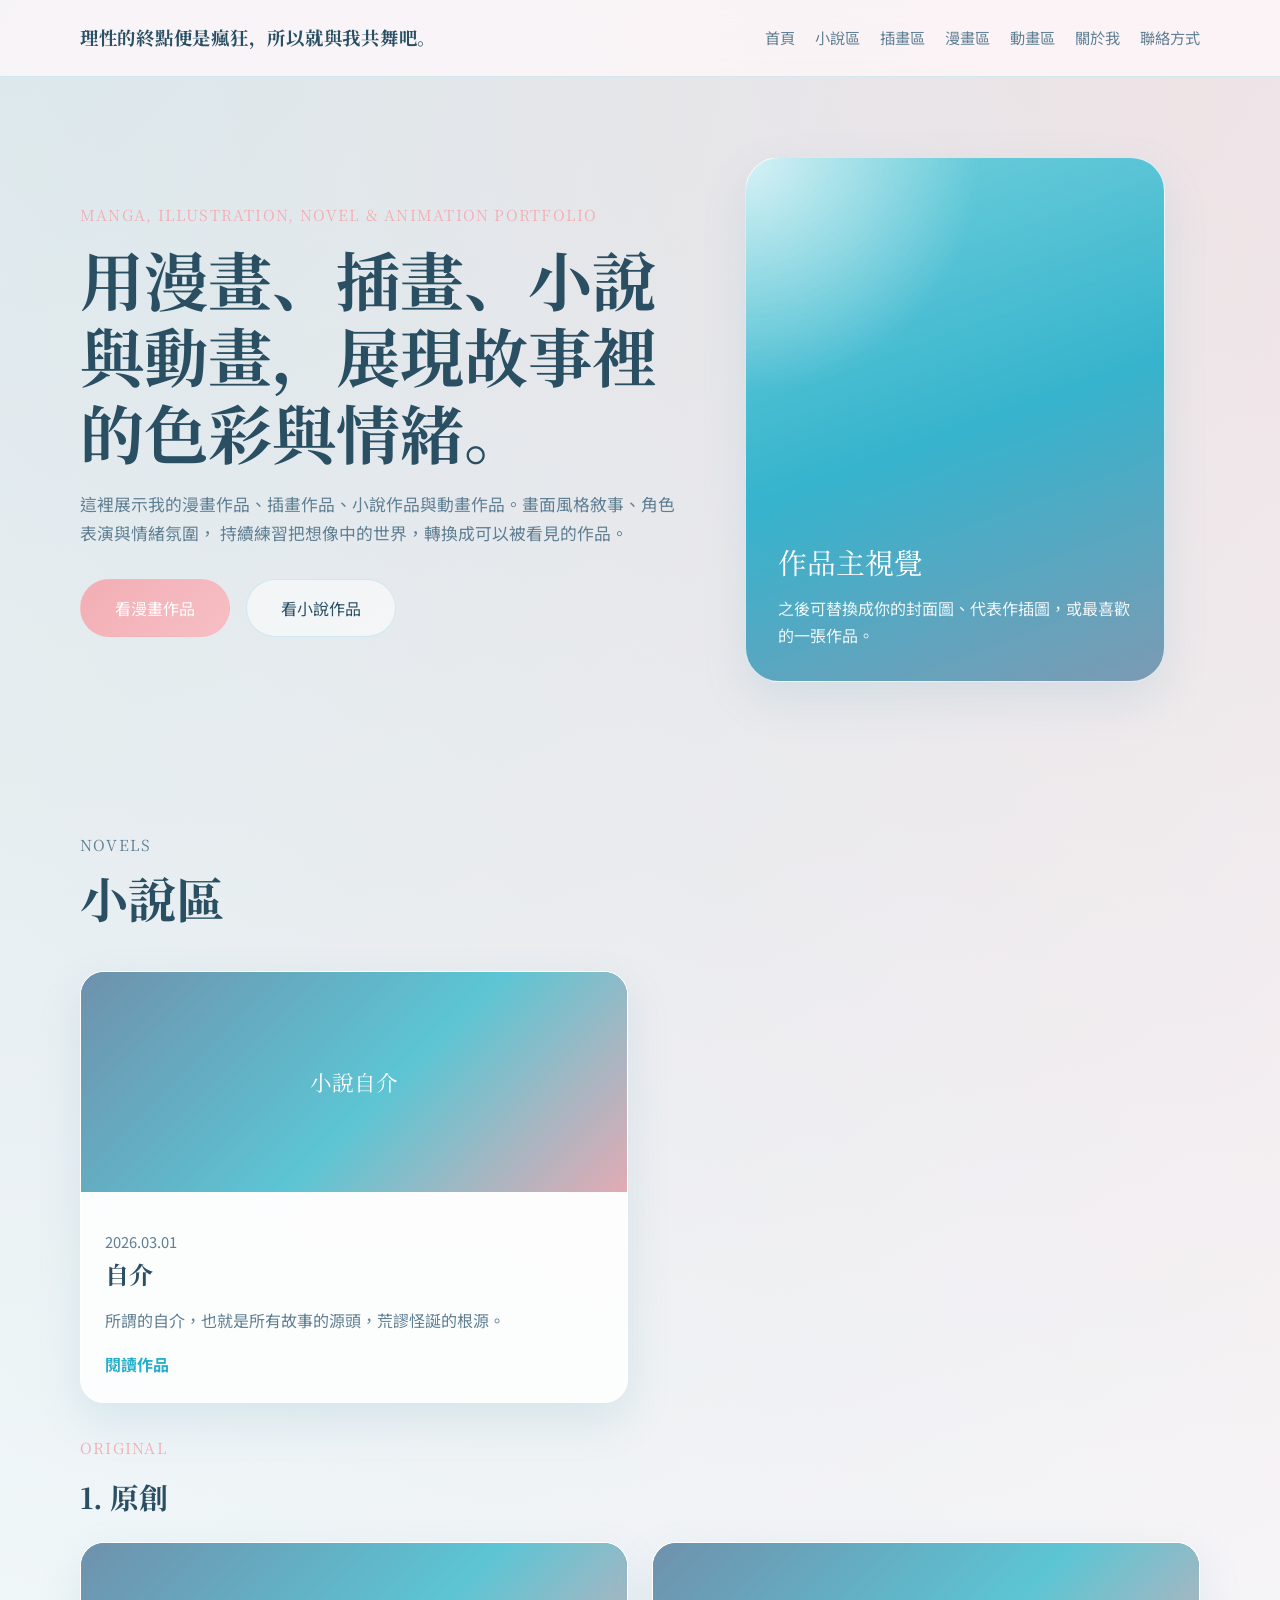
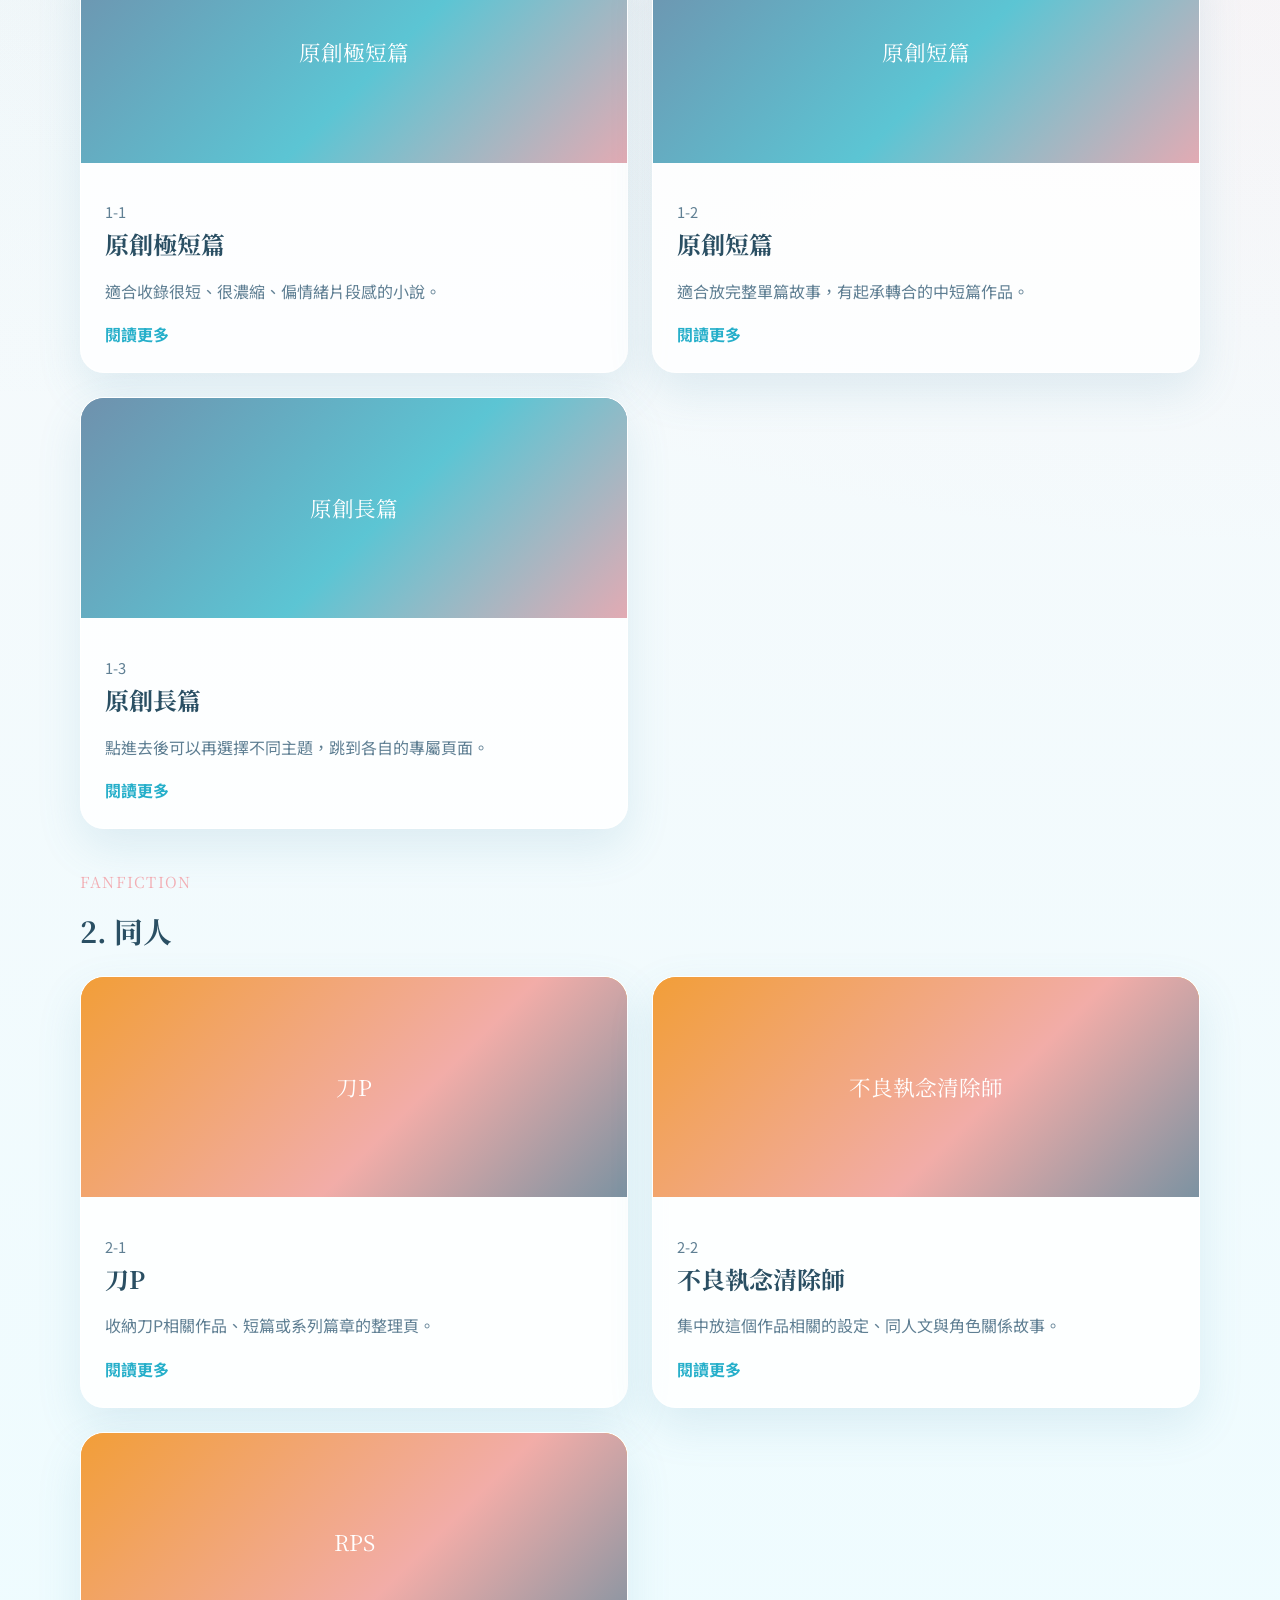
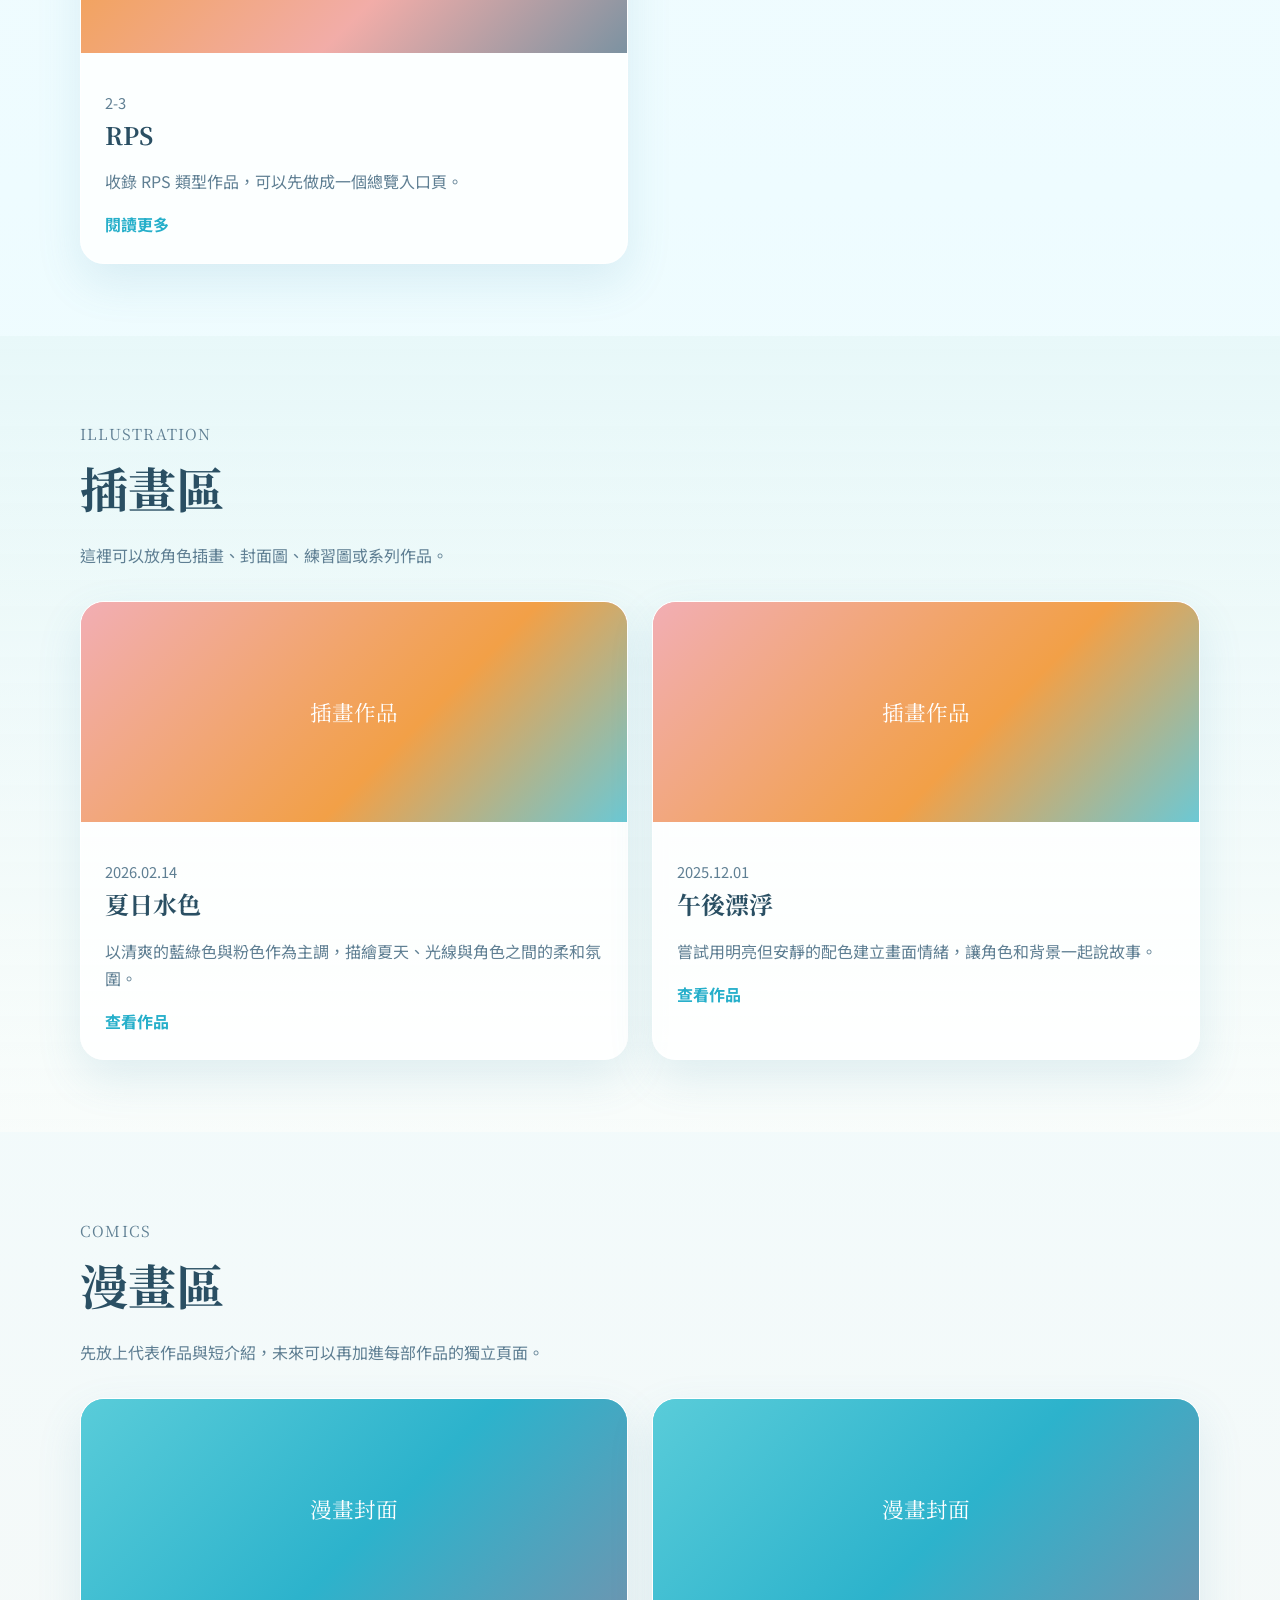
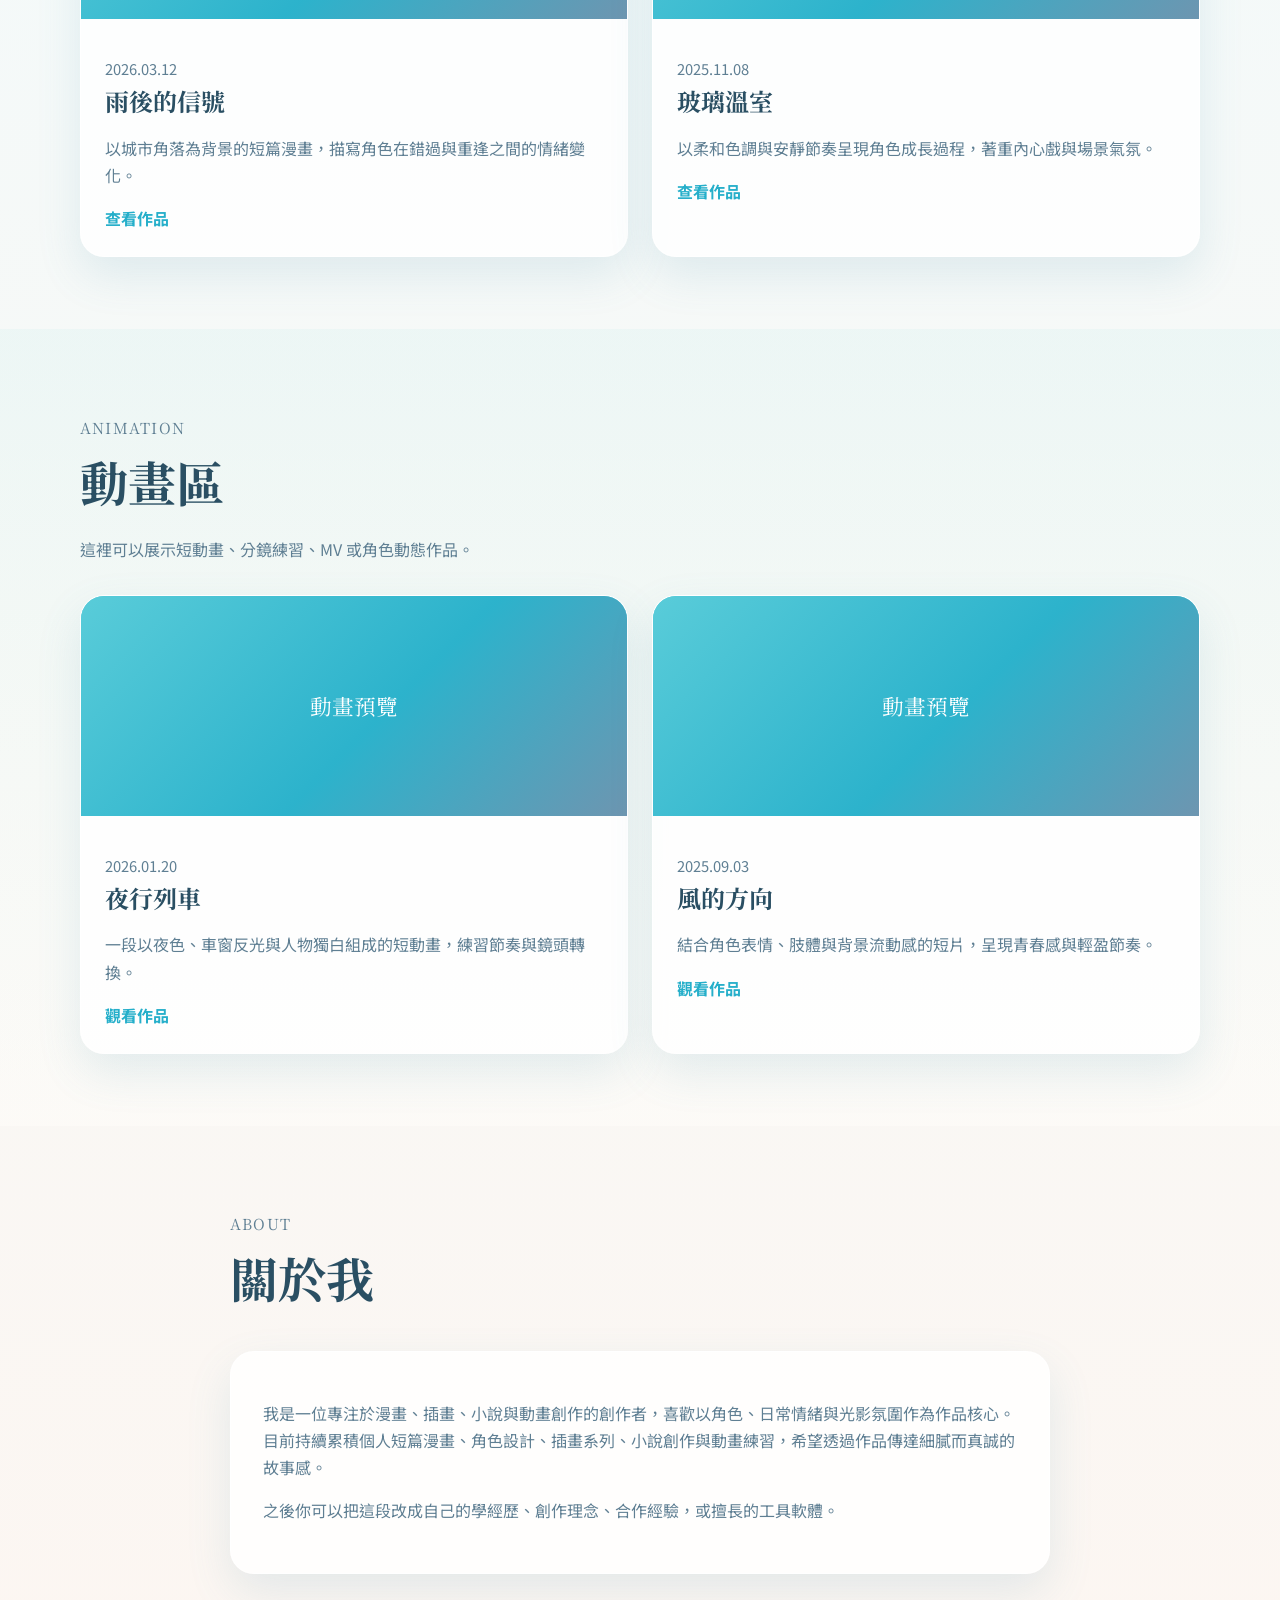
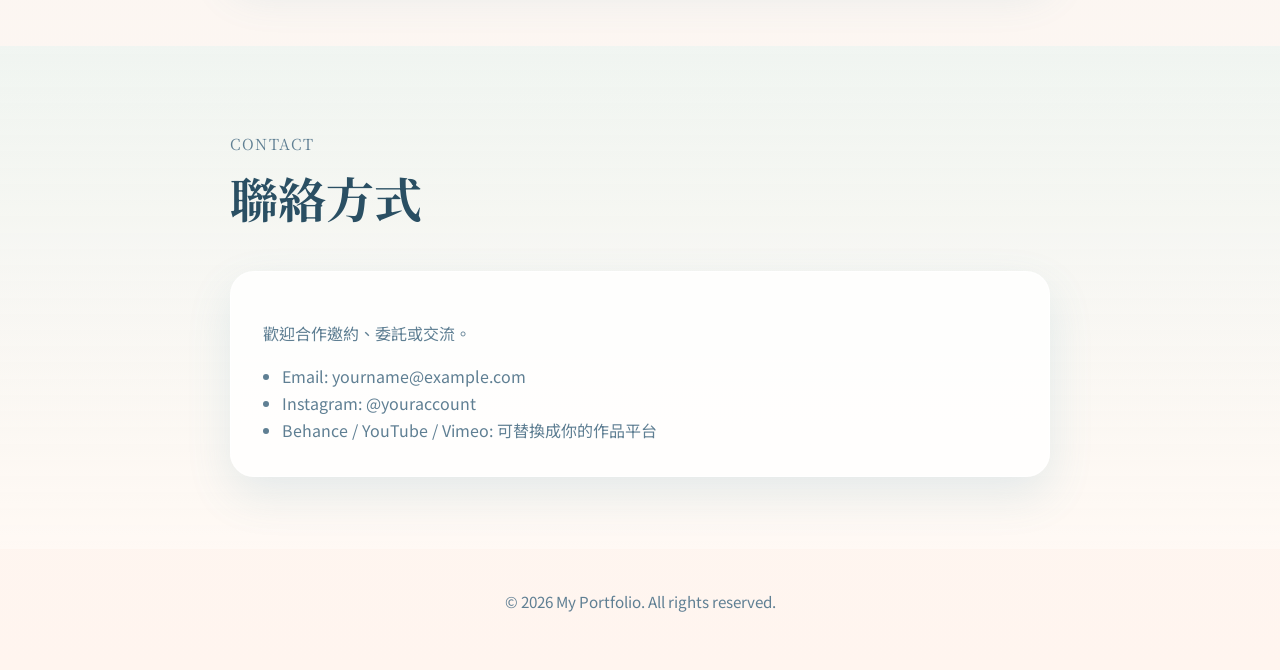
<file: index.html>
<!DOCTYPE html>
<html lang="zh-Hant">
<head>
  <meta charset="UTF-8">
  <meta name="viewport" content="width=device-width, initial-scale=1.0">
  <title>理性的終點便是瘋狂，所以就與我共舞吧。 </title>
  <meta
    name="description"
    content="個人漫畫、插畫、小說與動畫作品集，包含作品介紹、關於我與聯絡方式。"
  >
  <link rel="preconnect" href="https://fonts.googleapis.com">
  <link rel="preconnect" href="https://fonts.gstatic.com" crossorigin>
  <link
    href="https://fonts.googleapis.com/css2?family=Noto+Serif+JP:wght@500;700&family=Noto+Sans+TC:wght@400;500;700&display=swap"
    rel="stylesheet"
  >
  <link rel="stylesheet" href="style.css">
</head>
<body>
  <header class="site-header">
    <div class="container header-inner">
      <a class="site-logo" href="#hero">理性的終點便是瘋狂，所以就與我共舞吧。</a>

      <button class="menu-toggle" type="button" aria-expanded="false" aria-controls="site-nav">
        選單
      </button>

     <nav class="site-nav" id="site-nav" aria-label="主要選單">
            <a href="#hero">首頁</a>
            <a href="#novels">小說區</a>
            <a href="#illustration">插畫區</a>
            <a href="#comics">漫畫區</a>
            <a href="#animation">動畫區</a>
            <a href="#about">關於我</a>
            <a href="#contact">聯絡方式</a>
         </nav>

    </div>
  </header>

  <main>
    <section class="hero" id="hero">
      <div class="container hero-grid">
        <div class="hero-copy">
          <p class="section-label">Manga, Illustration, Novel & Animation Portfolio</p>
          <h1>用漫畫、插畫、小說與動畫，展現故事裡的色彩與情緒。</h1>
          <p class="hero-text">
            這裡展示我的漫畫作品、插畫作品、小說作品與動畫作品。畫面風格敘事、角色表演與情緒氛圍，
            持續練習把想像中的世界，轉換成可以被看見的作品。
          </p>
          <div class="hero-actions">
            <a class="button primary" href="#comics">看漫畫作品</a>
            <a class="button secondary" href="#novels">看小說作品</a>
          </div>
        </div>

        <div class="hero-visual" aria-label="作品主視覺示意圖">
          <div class="hero-card">
            <span>作品主視覺</span>
            <p>之後可替換成你的封面圖、代表作插圖，或最喜歡的一張作品。</p>
          </div>
        </div>
      </div>
    </section>

    <section class="section" id="novels">
      <div class="container">
        <div class="section-heading">
          <p class="section-label">Novels</p>
          <h2>小說區</h2>
          
        </div>

        <div class="card-grid novel-intro-grid">
          <article class="work-card">
            <div class="work-cover placeholder novel-cover">小說自介</div>
            <div class="work-content">
              <p class="work-date">2026.03.01</p>
              <h3>自介</h3>
              <p>所謂的自介，也就是所有故事的源頭，荒謬怪誕的根源。</p>
              <a class="text-link" href="novel-tide.html">閱讀作品</a>
            </div>
          </article>
        </div>

        <div class="novel-group">
          <div class="novel-group-heading">
            <p class="section-label">Original</p>
            <h3>1. 原創</h3>
          </div>

          <div class="card-grid">
            <article class="work-card">
              <div class="work-cover placeholder novel-cover">原創極短篇</div>
              <div class="work-content">
                <p class="work-date">1-1</p>
                <h3>原創極短篇</h3>
                <p>適合收錄很短、很濃縮、偏情緒片段感的小說。</p>
                <a class="text-link" href="original-flash.html">閱讀更多</a>
              </div>
            </article>

            <article class="work-card">
              <div class="work-cover placeholder novel-cover">原創短篇</div>
              <div class="work-content">
                <p class="work-date">1-2</p>
                <h3>原創短篇</h3>
                <p>適合放完整單篇故事，有起承轉合的中短篇作品。</p>
                <a class="text-link" href="original-short.html">閱讀更多</a>
              </div>
            </article>

            <article class="work-card">
              <div class="work-cover placeholder novel-cover">原創長篇</div>
              <div class="work-content">
                <p class="work-date">1-3</p>
                <h3>原創長篇</h3>
                <p>點進去後可以再選擇不同主題，跳到各自的專屬頁面。</p>
                <a class="text-link" href="original-long.html">閱讀更多</a>
              </div>
            </article>
          </div>
        </div>

        <div class="novel-group">
          <div class="novel-group-heading">
            <p class="section-label">Fanfiction</p>
            <h3>2. 同人</h3>
          </div>

          <div class="card-grid">
            <article class="work-card">
              <div class="work-cover placeholder fan-cover">刀P</div>
              <div class="work-content">
                <p class="work-date">2-1</p>
                <h3>刀P</h3>
                <p>收納刀P相關作品、短篇或系列篇章的整理頁。</p>
                <a class="text-link" href="fan-dao-p.html">閱讀更多</a>
              </div>
            </article>

            <article class="work-card">
              <div class="work-cover placeholder fan-cover">不良執念清除師</div>
              <div class="work-content">
                <p class="work-date">2-2</p>
                <h3>不良執念清除師</h3>
                <p>集中放這個作品相關的設定、同人文與角色關係故事。</p>
                <a class="text-link" href="fan-clearer.html">閱讀更多</a>
              </div>
            </article>

            <article class="work-card">
              <div class="work-cover placeholder fan-cover">RPS</div>
              <div class="work-content">
                <p class="work-date">2-3</p>
                <h3>RPS</h3>
                <p>收錄 RPS 類型作品，可以先做成一個總覽入口頁。</p>
                <a class="text-link" href="fan-rps.html">閱讀更多</a>
              </div>
            </article>
          </div>
        </div>
      </div>
    </section>

<section class="section alt" id="illustration">
      <div class="container">
        <div class="section-heading">
          <p class="section-label">Illustration</p>
          <h2>插畫區</h2>
          <p>這裡可以放角色插畫、封面圖、練習圖或系列作品。</p>
        </div>

        <div class="card-grid">
          <article class="work-card">
            <div class="work-cover placeholder illustration-cover">插畫作品</div>
            <div class="work-content">
              <p class="work-date">2026.02.14</p>
              <h3>夏日水色</h3>
              <p>
                以清爽的藍綠色與粉色作為主調，描繪夏天、光線與角色之間的柔和氛圍。
              </p>
              <a class="text-link" href="#">查看作品</a>
            </div>
          </article>

          <article class="work-card">
            <div class="work-cover placeholder illustration-cover">插畫作品</div>
            <div class="work-content">
              <p class="work-date">2025.12.01</p>
              <h3>午後漂浮</h3>
              <p>
                嘗試用明亮但安靜的配色建立畫面情緒，讓角色和背景一起說故事。
              </p>
              <a class="text-link" href="#">查看作品</a>
            </div>
          </article>
        </div>
      </div>
    </section>

    <section class="section" id="comics">
      <div class="container">
        <div class="section-heading">
          <p class="section-label">Comics</p>

          <h2>漫畫區</h2>
          <p>先放上代表作品與短介紹，未來可以再加進每部作品的獨立頁面。</p>
        </div>

        <div class="card-grid">
          <article class="work-card">
            <div class="work-cover placeholder">漫畫封面</div>
            <div class="work-content">
              <p class="work-date">2026.03.12</p>
              <h3>雨後的信號</h3>
              <p>
                以城市角落為背景的短篇漫畫，描寫角色在錯過與重逢之間的情緒變化。
              </p>
              <a class="text-link" href="#">查看作品</a>
            </div>
          </article>

          <article class="work-card">
            <div class="work-cover placeholder">漫畫封面</div>
            <div class="work-content">
              <p class="work-date">2025.11.08</p>
              <h3>玻璃溫室</h3>
              <p>
                以柔和色調與安靜節奏呈現角色成長過程，著重內心戲與場景氣氛。
              </p>
              <a class="text-link" href="#">查看作品</a>
            </div>
          </article>
        </div>
      </div>
    </section>


    <section class="section alt" id="animation">
      <div class="container">
        <div class="section-heading">
          <p class="section-label">Animation</p>
          <h2>動畫區</h2>
          <p>這裡可以展示短動畫、分鏡練習、MV 或角色動態作品。</p>
        </div>

        <div class="card-grid">
          <article class="work-card">
            <div class="work-cover placeholder">動畫預覽</div>
            <div class="work-content">
              <p class="work-date">2026.01.20</p>
              <h3>夜行列車</h3>
              <p>
                一段以夜色、車窗反光與人物獨白組成的短動畫，練習節奏與鏡頭轉換。
              </p>
              <a class="text-link" href="#">觀看作品</a>
            </div>
          </article>

          <article class="work-card">
            <div class="work-cover placeholder">動畫預覽</div>
            <div class="work-content">
              <p class="work-date">2025.09.03</p>
              <h3>風的方向</h3>
              <p>
                結合角色表情、肢體與背景流動感的短片，呈現青春感與輕盈節奏。
              </p>
              <a class="text-link" href="#">觀看作品</a>
            </div>
          </article>
        </div>
      </div>
    </section>

    <section class="section" id="about">
      <div class="container narrow">
        <div class="section-heading">
          <p class="section-label">About</p>
          <h2>關於我</h2>
        </div>
        <div class="about-box">
          <p>
            我是一位專注於漫畫、插畫、小說與動畫創作的創作者，喜歡以角色、日常情緒與光影氛圍作為作品核心。
            目前持續累積個人短篇漫畫、角色設計、插畫系列、小說創作與動畫練習，希望透過作品傳達細膩而真誠的故事感。
          </p>
          <p>
            之後你可以把這段改成自己的學經歷、創作理念、合作經驗，或擅長的工具軟體。
          </p>
        </div>
      </div>
    </section>

    <section class="section contact-section" id="contact">
      <div class="container narrow">
        <div class="section-heading">
          <p class="section-label">Contact</p>
          <h2>聯絡方式</h2>
        </div>
        <div class="contact-box">
          <p>歡迎合作邀約、委託或交流。</p>
          <ul class="contact-list">
            <li>Email: yourname@example.com</li>
            <li>Instagram: @youraccount</li>
            <li>Behance / YouTube / Vimeo: 可替換成你的作品平台</li>
          </ul>
        </div>
      </div>
    </section>
  </main>

  <footer class="site-footer">
    <div class="container footer-inner">
      <p>&copy; <span id="current-year"></span> My Portfolio. All rights reserved.</p>
    </div>
  </footer>

  <script src="script.js"></script>
</body>
</html>
</file>
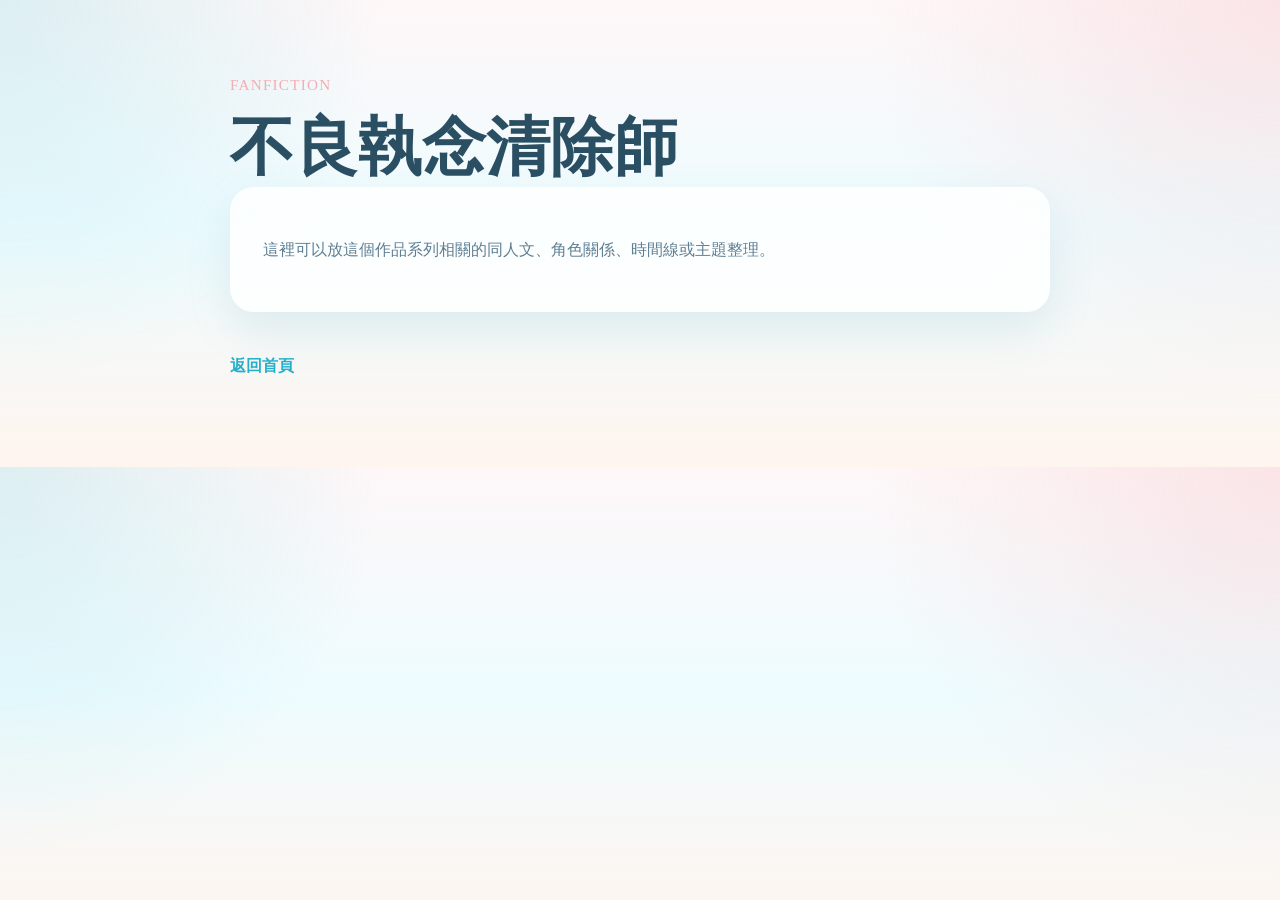
<file: fan-clearer.html>
<!DOCTYPE html>
<html lang="zh-Hant">
<head>
  <meta charset="UTF-8">
  <meta name="viewport" content="width=device-width, initial-scale=1.0">
  <title>不良執念清除師</title>
  <link rel="stylesheet" href="style.css">
</head>
<body>
  <main class="section">
    <div class="container narrow">
      <p class="section-label">Fanfiction</p>
      <h1>不良執念清除師</h1>
      <div class="about-box">
        <p>這裡可以放這個作品系列相關的同人文、角色關係、時間線或主題整理。</p>
      </div>
      <p style="margin-top: 24px;"><a class="text-link" href="index.html">返回首頁</a></p>
    </div>
  </main>
</body>
</html>
</file>
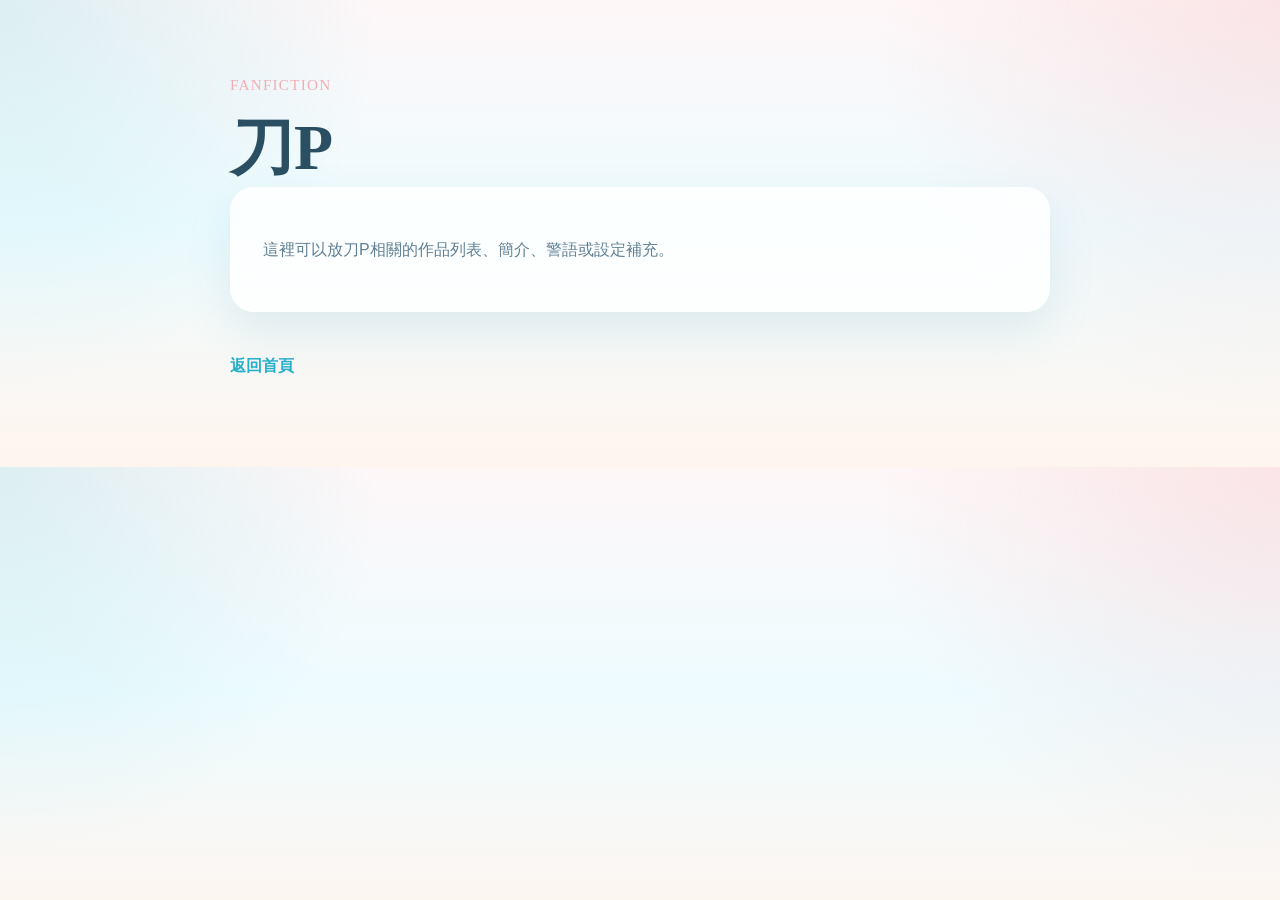
<file: fan-dao-p.html>
<!DOCTYPE html>
<html lang="zh-Hant">
<head>
  <meta charset="UTF-8">
  <meta name="viewport" content="width=device-width, initial-scale=1.0">
  <title>刀P</title>
  <link rel="stylesheet" href="style.css">
</head>
<body>
  <main class="section">
    <div class="container narrow">
      <p class="section-label">Fanfiction</p>
      <h1>刀P</h1>
      <div class="about-box">
        <p>這裡可以放刀P相關的作品列表、簡介、警語或設定補充。</p>
      </div>
      <p style="margin-top: 24px;"><a class="text-link" href="index.html">返回首頁</a></p>
    </div>
  </main>
</body>
</html>
</file>
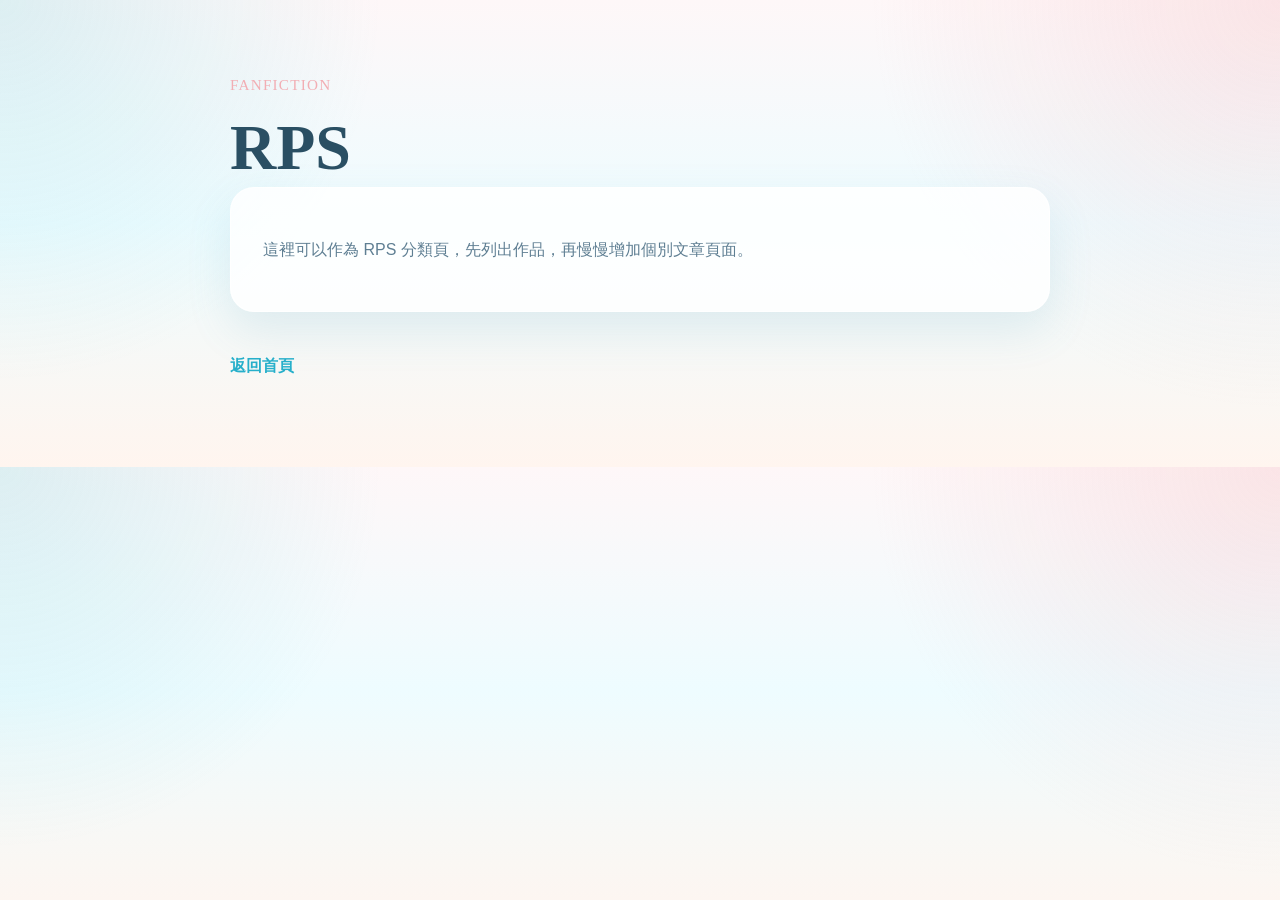
<file: fan-rps.html>
<!DOCTYPE html>
<html lang="zh-Hant">
<head>
  <meta charset="UTF-8">
  <meta name="viewport" content="width=device-width, initial-scale=1.0">
  <title>RPS</title>
  <link rel="stylesheet" href="style.css">
</head>
<body>
  <main class="section">
    <div class="container narrow">
      <p class="section-label">Fanfiction</p>
      <h1>RPS</h1>
      <div class="about-box">
        <p>這裡可以作為 RPS 分類頁，先列出作品，再慢慢增加個別文章頁面。</p>
      </div>
      <p style="margin-top: 24px;"><a class="text-link" href="index.html">返回首頁</a></p>
    </div>
  </main>
</body>
</html>
</file>
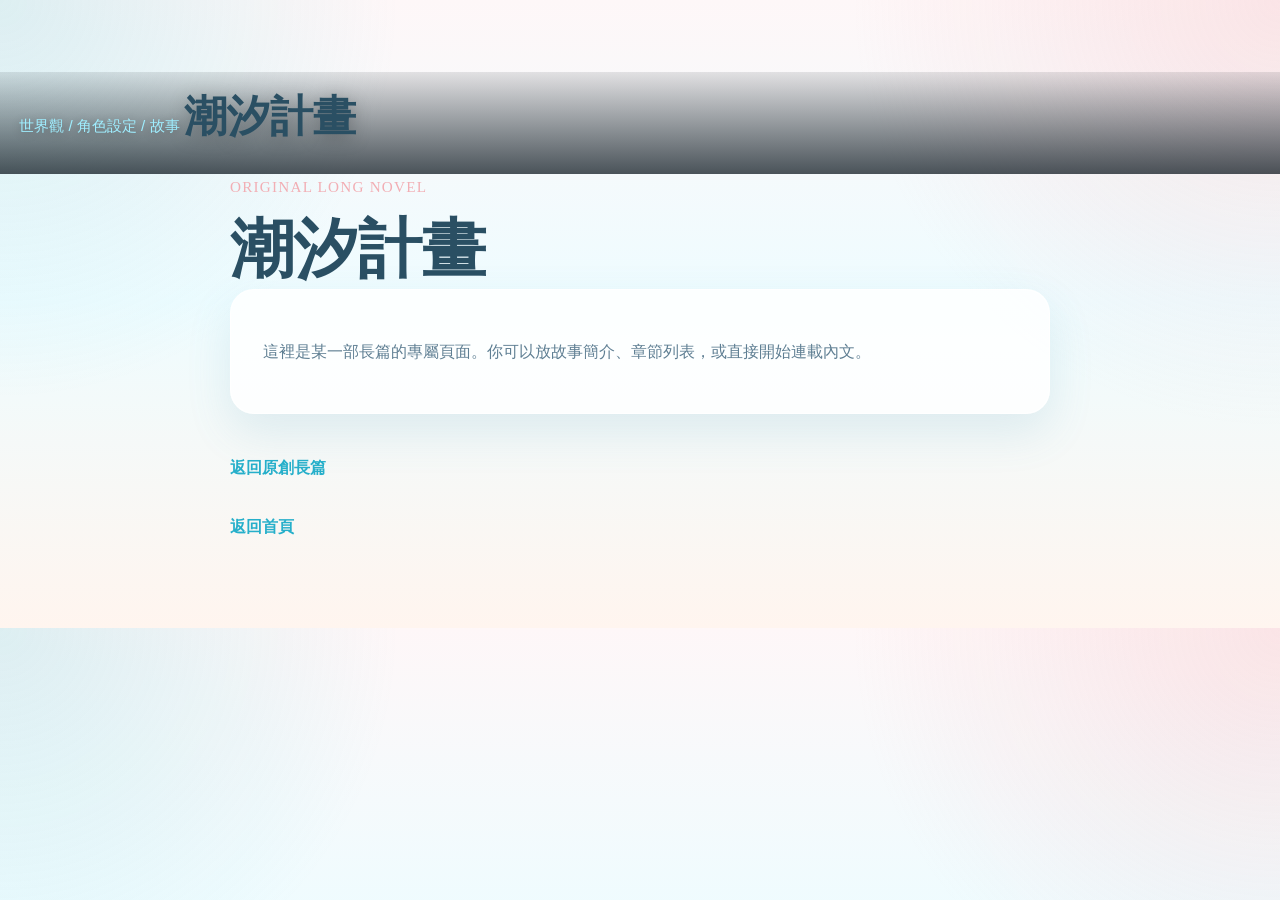
<file: long-story-a.html>
<!DOCTYPE html>
<html lang="zh-Hant">
<head>
  <meta charset="UTF-8">
  <meta name="viewport" content="width=device-width, initial-scale=1.0">
  <title>潮汐計畫</title>
  <link rel="stylesheet" href="style.css">
</head>
<body>
  <main class="section">

    <div class="story-card-copy">
            <span class="story-card-tag">世界觀 / 角色設定 / 故事</span>
            <strong class="story-card-title">潮汐計畫</strong>
          </div>
          
    <div class="container narrow">
      <p class="section-label">Original Long Novel</p>
      <h1>潮汐計畫</h1>
      <div class="about-box">
        <p>這裡是某一部長篇的專屬頁面。你可以放故事簡介、章節列表，或直接開始連載內文。</p>
      </div>
      <p style="margin-top: 24px;"><a class="text-link" href="original-long.html">返回原創長篇</a></p>
      <p><a class="text-link" href="index.html">返回首頁</a></p>
    </div>

  </main>
</body>
</html>
</file>
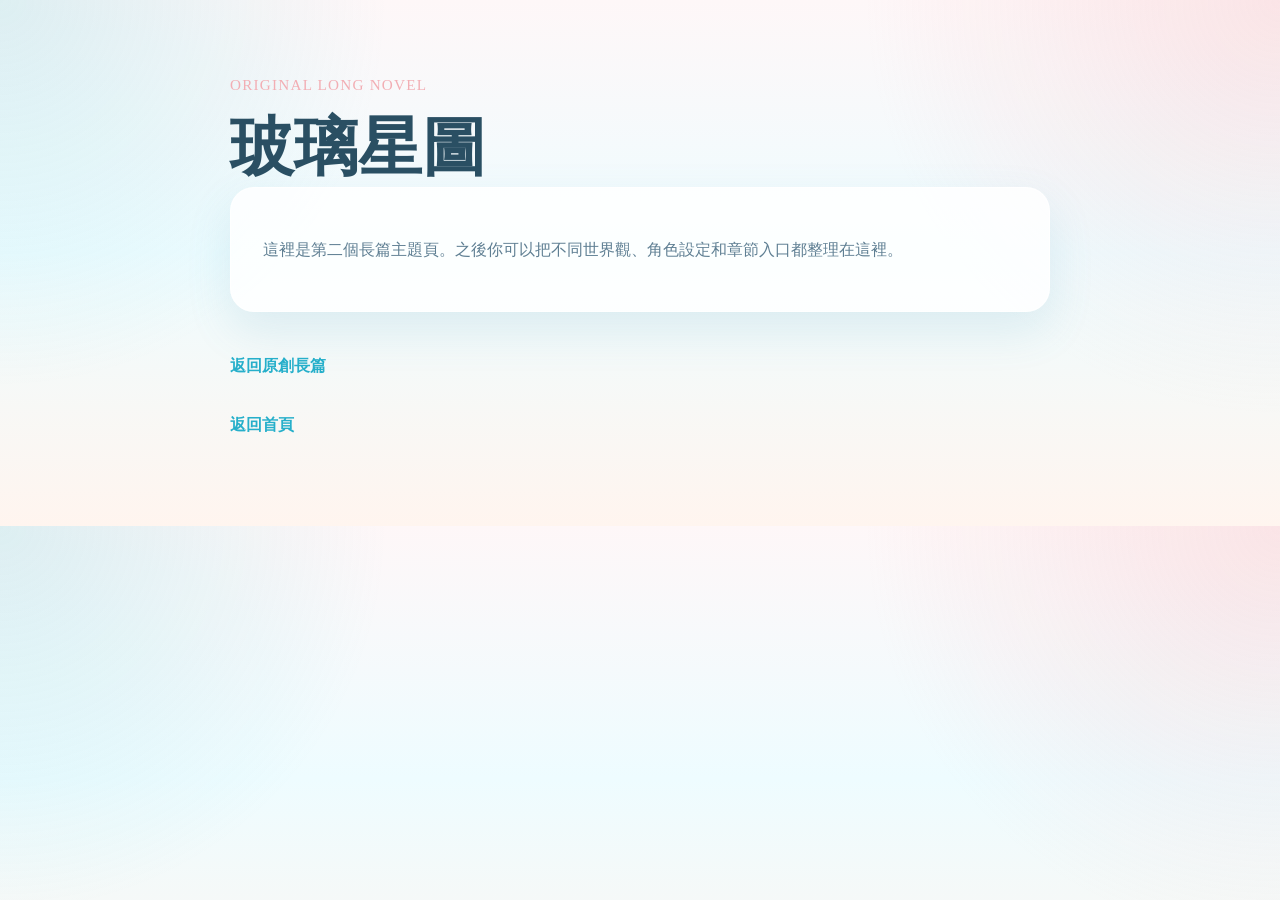
<file: long-story-b.html>
<!DOCTYPE html>
<html lang="zh-Hant">
<head>
  <meta charset="UTF-8">
  <meta name="viewport" content="width=device-width, initial-scale=1.0">
  <title>玻璃星圖</title>
  <link rel="stylesheet" href="style.css">
</head>
<body>
  <main class="section">
    <div class="container narrow">
      <p class="section-label">Original Long Novel</p>
      <h1>玻璃星圖</h1>
      <div class="about-box">
        <p>這裡是第二個長篇主題頁。之後你可以把不同世界觀、角色設定和章節入口都整理在這裡。</p>
      </div>
      <p style="margin-top: 24px;"><a class="text-link" href="original-long.html">返回原創長篇</a></p>
      <p><a class="text-link" href="index.html">返回首頁</a></p>
    </div>
  </main>
</body>
</html>
</file>
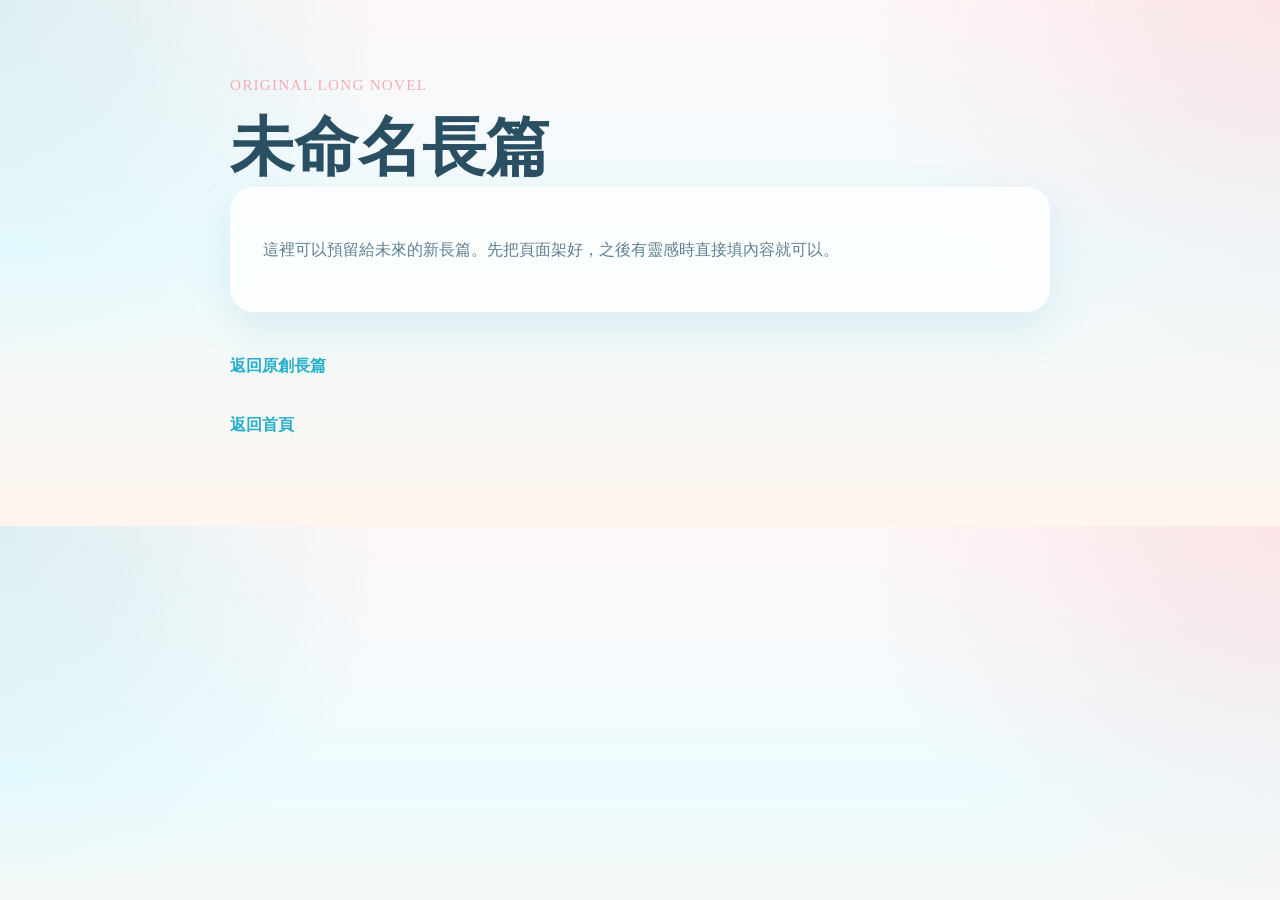
<file: long-story-c.html>
<!DOCTYPE html>
<html lang="zh-Hant">
<head>
  <meta charset="UTF-8">
  <meta name="viewport" content="width=device-width, initial-scale=1.0">
  <title>未命名長篇</title>
  <link rel="stylesheet" href="style.css">
</head>
<body>
  <main class="section">
    <div class="container narrow">
      <p class="section-label">Original Long Novel</p>
      <h1>未命名長篇</h1>
      <div class="about-box">
        <p>這裡可以預留給未來的新長篇。先把頁面架好，之後有靈感時直接填內容就可以。</p>
      </div>
      <p style="margin-top: 24px;"><a class="text-link" href="original-long.html">返回原創長篇</a></p>
      <p><a class="text-link" href="index.html">返回首頁</a></p>
    </div>
  </main>
</body>
</html>
</file>
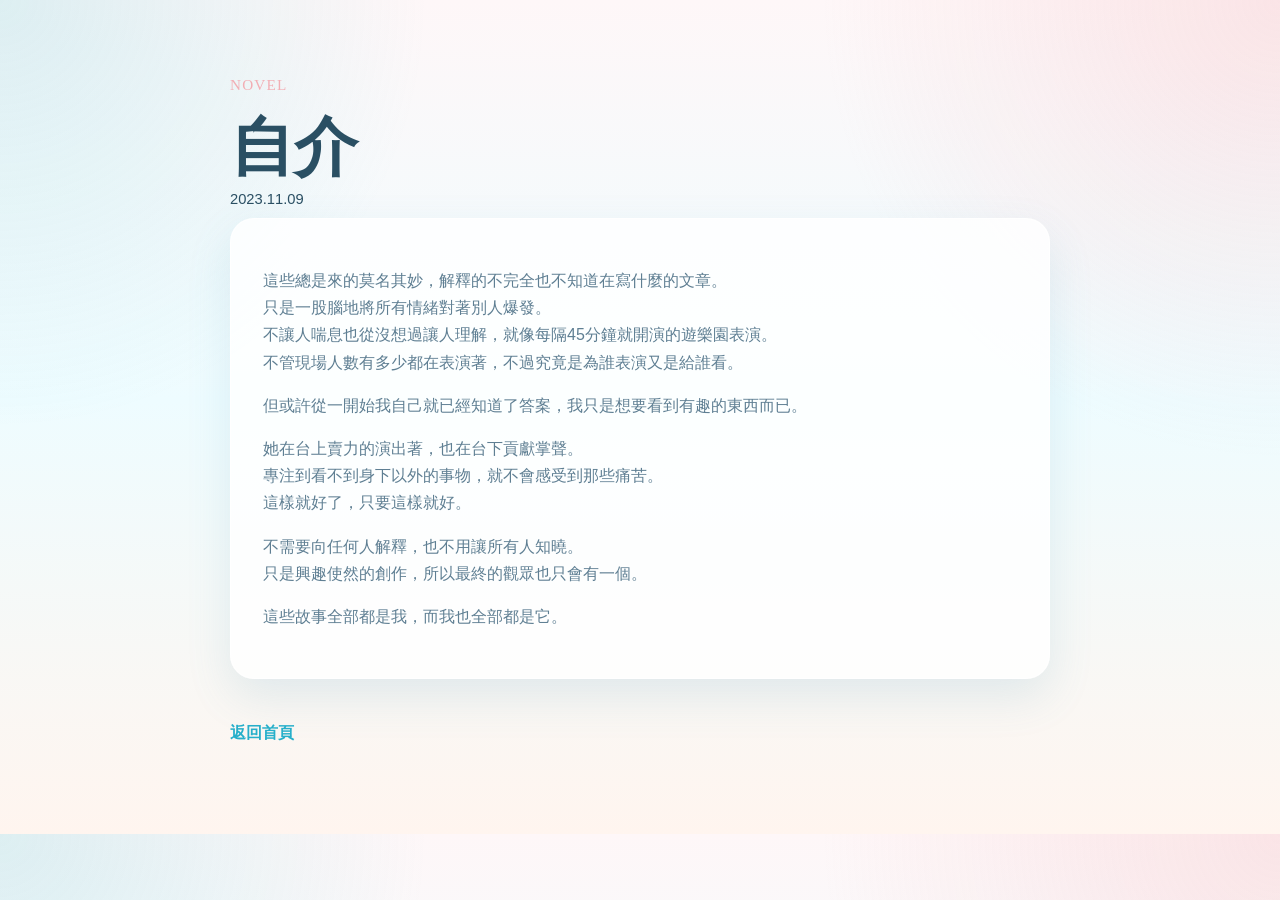
<file: novel-tide.html>
<!DOCTYPE html>
<html lang="zh-Hant">
<head>
  <meta charset="UTF-8">
  <meta name="viewport" content="width=device-width, initial-scale=1.0">
  <title>自介</title>
  <link rel="stylesheet" href="style.css">
</head>
<body>
  <main class="section">
    <div class="container narrow">
      <p class="section-label">Novel</p>
      <h1>自介</h1>
      <p class="work-date">2023.11.09</p>

      <div class="about-box">
        <p>
          這些總是來的莫名其妙，解釋的不完全也不知道在寫什麼的文章。<br>
          只是一股腦地將所有情緒對著別人爆發。<br>
          不讓人喘息也從沒想過讓人理解，就像每隔45分鐘就開演的遊樂園表演。<br>
          ​不管現場人數有多少都在表演著，不過究竟是為誰表演又是給誰看。 <br>

        </p>

        <p>
          但或許從一開始我自己就已經知道了答案，我只是想要看到有趣的東西而已。 
        </p>

        <p>
          她在台上賣力的演出著，也在台下貢獻掌聲。<br>
          專注到看不到身下以外的事物，就不會感受到那些痛苦。<br>
          這樣就好了，只要這樣就好。 <br>
        </p>

        <p>
          不需要向任何人解釋，也不用讓所有人知曉。<br>
          只是興趣使然的創作，所以最終的觀眾也只會有一個。<br>
          </p>
          
          <p>
           這些故事全部都是我，而我也全部都是它。
           </p>
      </div>

      <p style="margin-top: 24px;">
        <a class="text-link" href="index.html">返回首頁</a>
      </p>
    </div>
  </main>
</body>
</html>
</file>
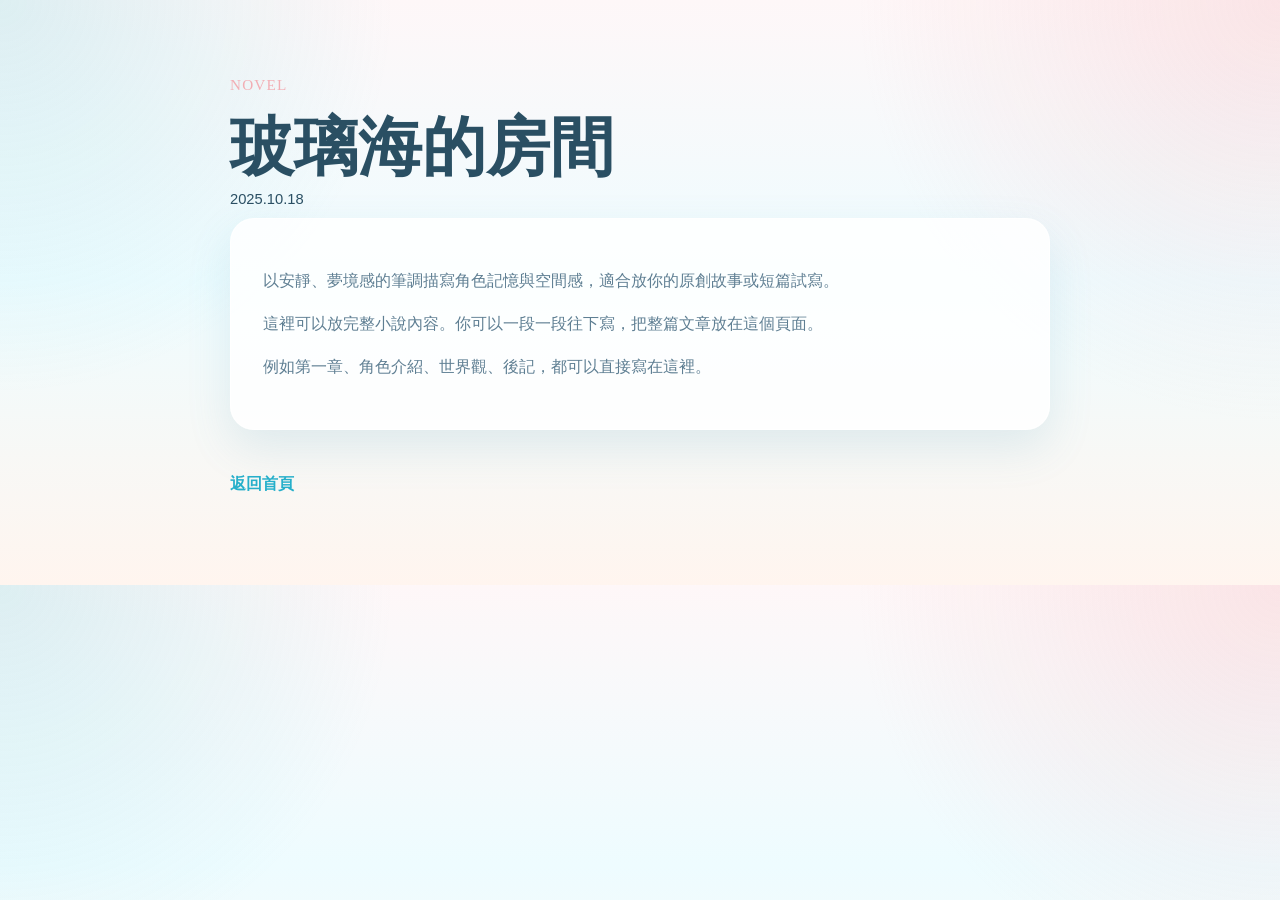
<file: novel2-tide.html>
<!DOCTYPE html>
<html lang="zh-Hant">
<head>
  <meta charset="UTF-8">
  <meta name="viewport" content="width=device-width, initial-scale=1.0">
  <title>玻璃海的房間</title>
  <link rel="stylesheet" href="style.css">
</head>
<body>
  <main class="section">
    <div class="container narrow">
      <p class="section-label">Novel</p>
      <h1>玻璃海的房間</h1>
      <p class="work-date">2025.10.18</p>

      <div class="about-box">
        <p>
          以安靜、夢境感的筆調描寫角色記憶與空間感，適合放你的原創故事或短篇試寫。
        </p>
        <p>
          這裡可以放完整小說內容。你可以一段一段往下寫，把整篇文章放在這個頁面。
        </p>
        <p>
          例如第一章、角色介紹、世界觀、後記，都可以直接寫在這裡。
        </p>
      </div>

      <p style="margin-top: 24px;">
        <a class="text-link" href="index.html">返回首頁</a>
      </p>
    </div>
  </main>
</body>
</html>
</file>
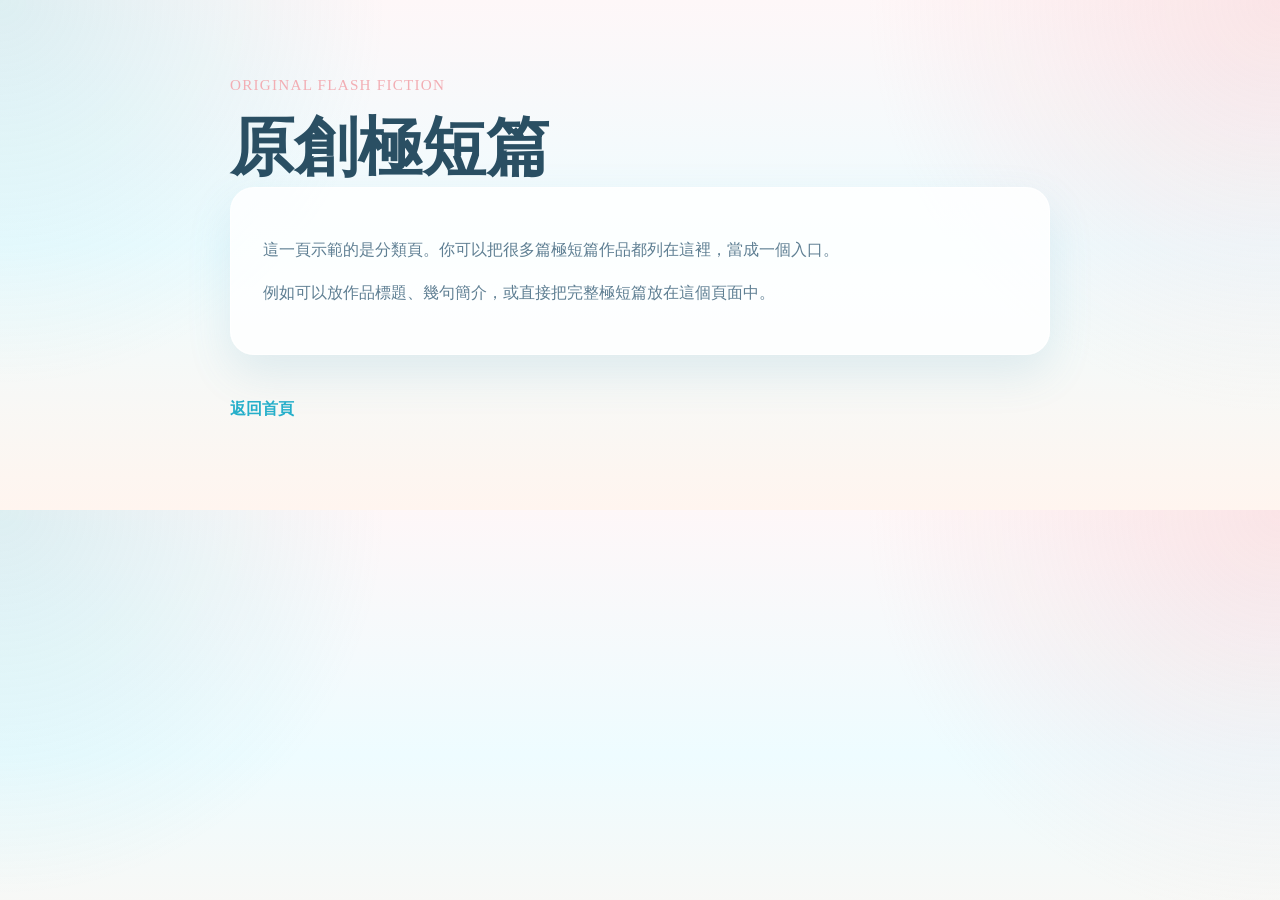
<file: original-flash.html>
<!DOCTYPE html>
<html lang="zh-Hant">
<head>
  <meta charset="UTF-8">
  <meta name="viewport" content="width=device-width, initial-scale=1.0">
  <title>原創極短篇</title>
  <link rel="stylesheet" href="style.css">
</head>
<body>
  <main class="section">
    <div class="container narrow">
      <p class="section-label">Original Flash Fiction</p>
      <h1>原創極短篇</h1>
      <div class="about-box">
        <p>這一頁示範的是分類頁。你可以把很多篇極短篇作品都列在這裡，當成一個入口。</p>
        <p>例如可以放作品標題、幾句簡介，或直接把完整極短篇放在這個頁面中。</p>
      </div>
      <p style="margin-top: 24px;"><a class="text-link" href="index.html">返回首頁</a></p>
    </div>
  </main>
</body>
</html>
</file>
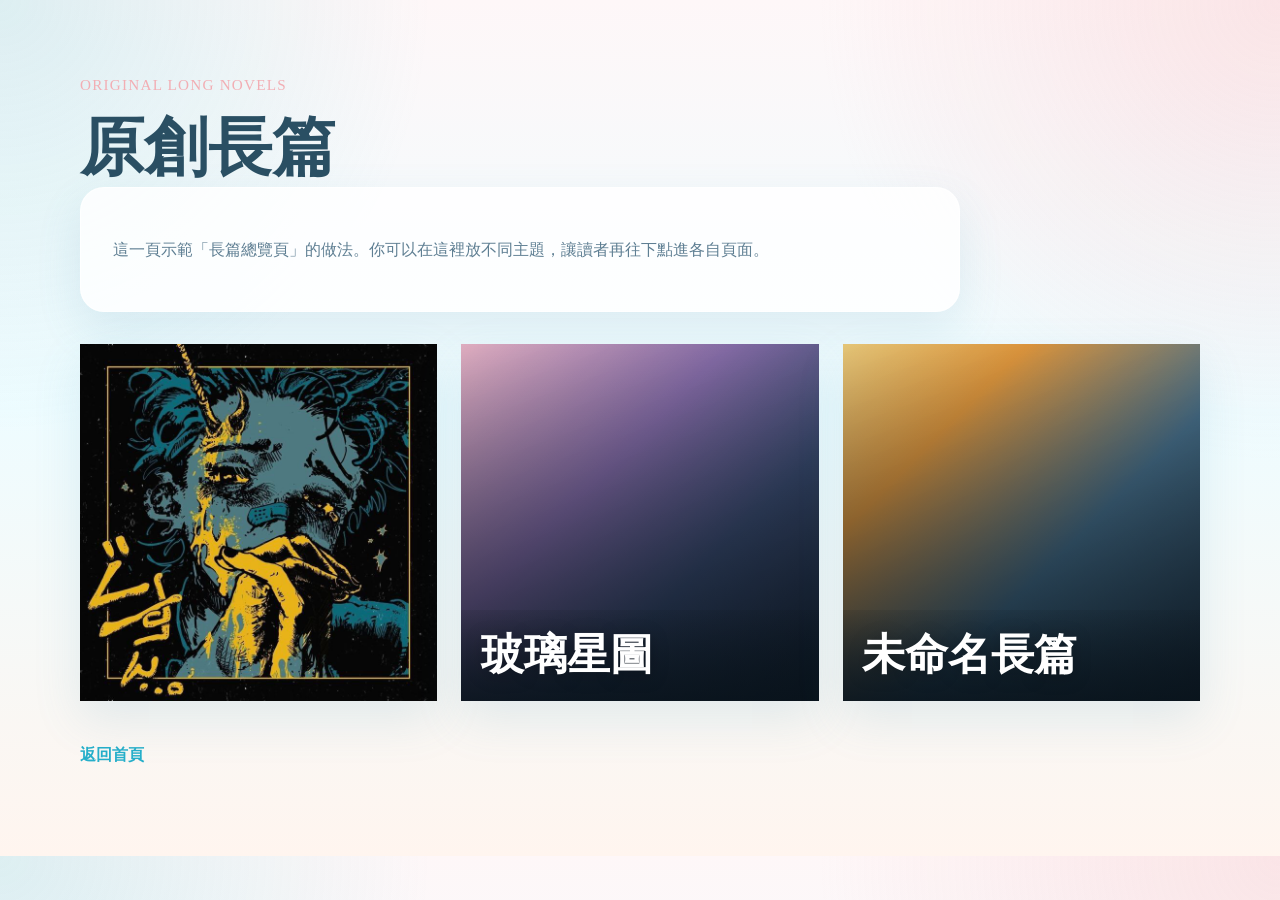
<file: original-long.html>
<!DOCTYPE html>
<html lang="zh-Hant">
<head>
  <meta charset="UTF-8">
  <meta name="viewport" content="width=device-width, initial-scale=1.0">
  <title>原創長篇</title>
  <link rel="stylesheet" href="style.css">
</head>
<body>
  <main class="section story-hub-page">
    <div class="container">
      <p class="section-label">Original Long Novels</p>
      <h1>原創長篇</h1>
      <div class="about-box">
        <p>這一頁示範「長篇總覽頁」的做法。你可以在這裡放不同主題，讓讀者再往下點進各自頁面。</p>
      </div>

      <div class="story-card-grid">
        <a class="story-card story-card-a" href="long-story-a.html">
          <div class="story-card-image-wrap">
            <img class="story-card-image" src="assets/images/tide-plan-cover.jpg" alt="潮汐計畫封面">
          </div>
          
        </a>

        <a class="story-card story-card-b" href="long-story-b.html">
          <div class="story-card-copy">
            <strong class="story-card-title">玻璃星圖</strong>
          </div>
        </a>

        <a class="story-card story-card-c" href="long-story-c.html">
          <div class="story-card-copy">
            <strong class="story-card-title">未命名長篇</strong>
          </div>
        </a>
      </div>

      <p style="margin-top: 24px;"><a class="text-link" href="index.html">返回首頁</a></p>
    </div>
  </main>
</body>
</html>
</file>
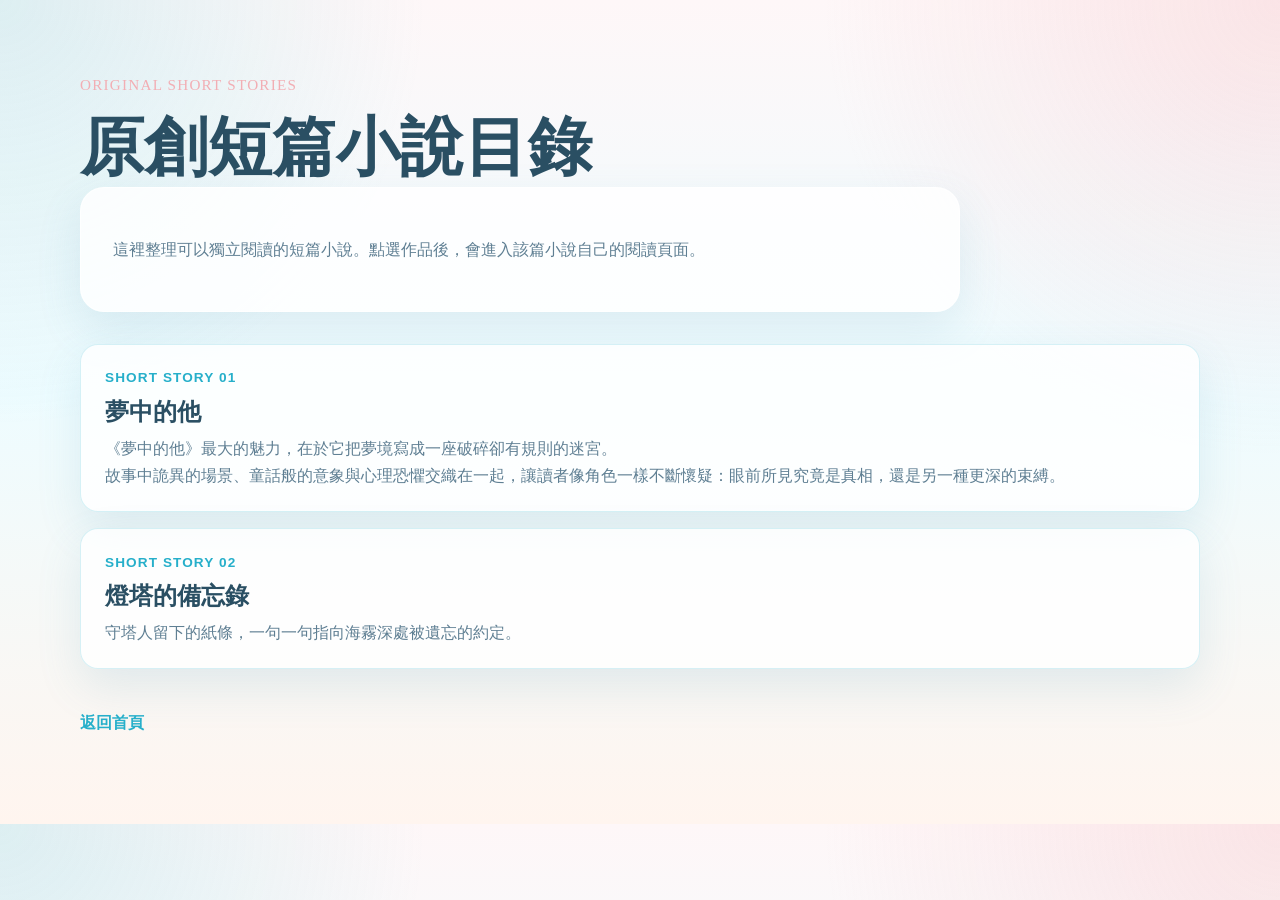
<file: original-short.html>
<!DOCTYPE html>
<html lang="zh-Hant">
<head>
  <meta charset="UTF-8">
  <meta name="viewport" content="width=device-width, initial-scale=1.0">
  <title>原創短篇小說目錄</title>
  <link rel="stylesheet" href="style.css">
</head>
<body>
  <main class="section story-hub-page">
    <div class="container">
      <p class="section-label">Original Short Stories</p>
      <h1>原創短篇小說目錄</h1>

      <div class="about-box">
        <p>這裡整理可以獨立閱讀的短篇小說。點選作品後，會進入該篇小說自己的閱讀頁面。</p>
      </div>

      <div class="short-story-list" aria-label="短篇小說目錄">
        <a class="short-story-item" href="short-story-manofthedream.html">
          <span class="short-story-meta">Short Story 01</span>
          <strong>夢中的他</strong>
          <span>《夢中的他》最大的魅力，在於它把夢境寫成一座破碎卻有規則的迷宮。<br>
            故事中詭異的場景、童話般的意象與心理恐懼交織在一起，讓讀者像角色一樣不斷懷疑：眼前所見究竟是真相，還是另一種更深的束縛。

</span>
        </a>

        <a class="short-story-item" href="short-story-lighthouse.html">
          <span class="short-story-meta">Short Story 02</span>
          <strong>燈塔的備忘錄</strong>
          <span>守塔人留下的紙條，一句一句指向海霧深處被遺忘的約定。</span>
        </a>
      </div>

      <p style="margin-top: 24px;"><a class="text-link" href="index.html">返回首頁</a></p>
    </div>
  </main>
</body>
</html>
</file>
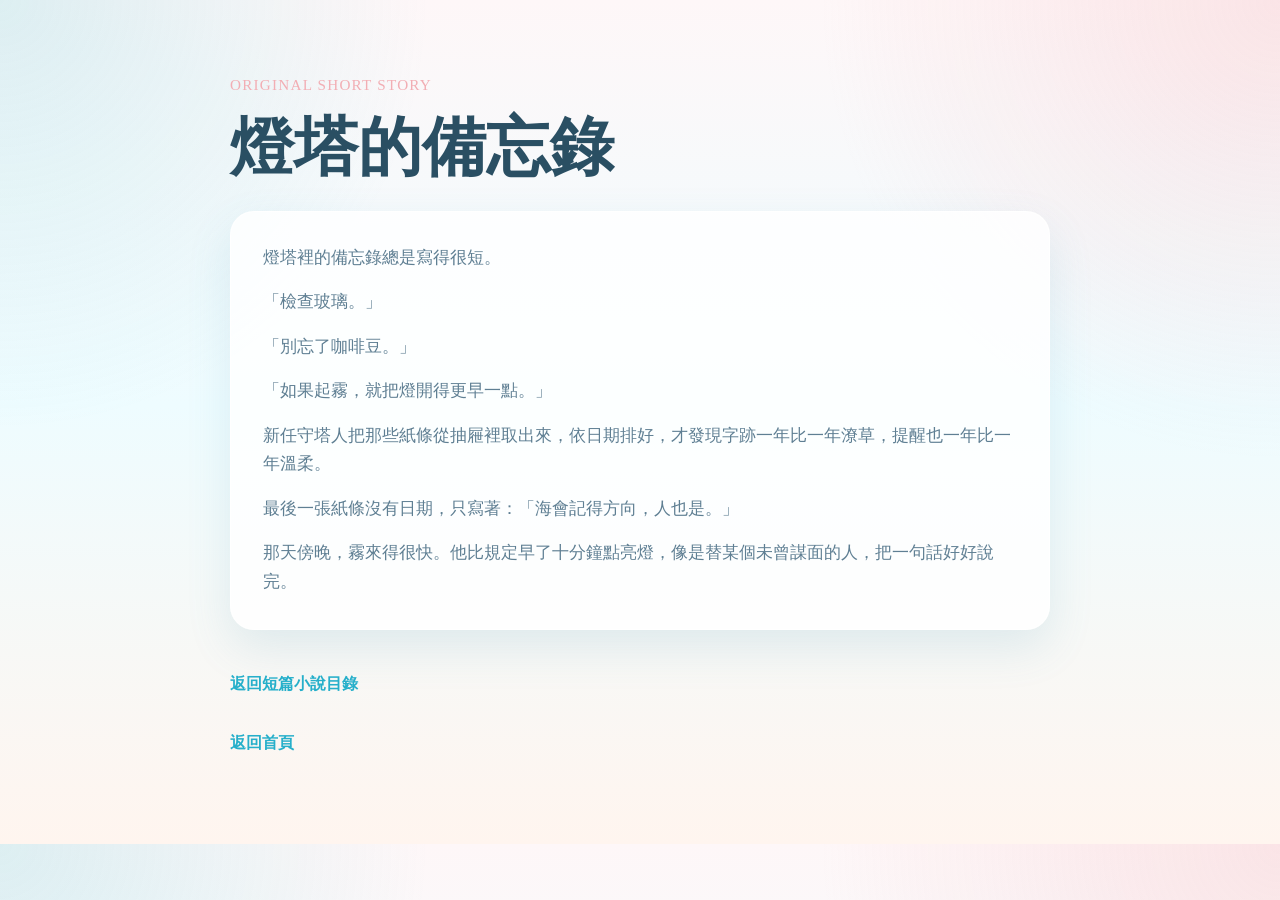
<file: short-story-lighthouse.html>
<!DOCTYPE html>
<html lang="zh-Hant">
<head>
  <meta charset="UTF-8">
  <meta name="viewport" content="width=device-width, initial-scale=1.0">
  <title>燈塔的備忘錄</title>
  <link rel="stylesheet" href="style.css">
</head>
<body>
  <main class="section story-page">
    <article class="container narrow">
      <p class="section-label">Original Short Story</p>
      <h1>燈塔的備忘錄</h1>

      <div class="about-box story-body">
        <p>燈塔裡的備忘錄總是寫得很短。</p>
        <p>「檢查玻璃。」</p>
        <p>「別忘了咖啡豆。」</p>
        <p>「如果起霧，就把燈開得更早一點。」</p>
        <p>新任守塔人把那些紙條從抽屜裡取出來，依日期排好，才發現字跡一年比一年潦草，提醒也一年比一年溫柔。</p>
        <p>最後一張紙條沒有日期，只寫著：「海會記得方向，人也是。」</p>
        <p>那天傍晚，霧來得很快。他比規定早了十分鐘點亮燈，像是替某個未曾謀面的人，把一句話好好說完。</p>
      </div>

      <p style="margin-top: 24px;"><a class="text-link" href="original-short.html">返回短篇小說目錄</a></p>
      <p><a class="text-link" href="index.html">返回首頁</a></p>
    </article>
  </main>
</body>
</html>
</file>
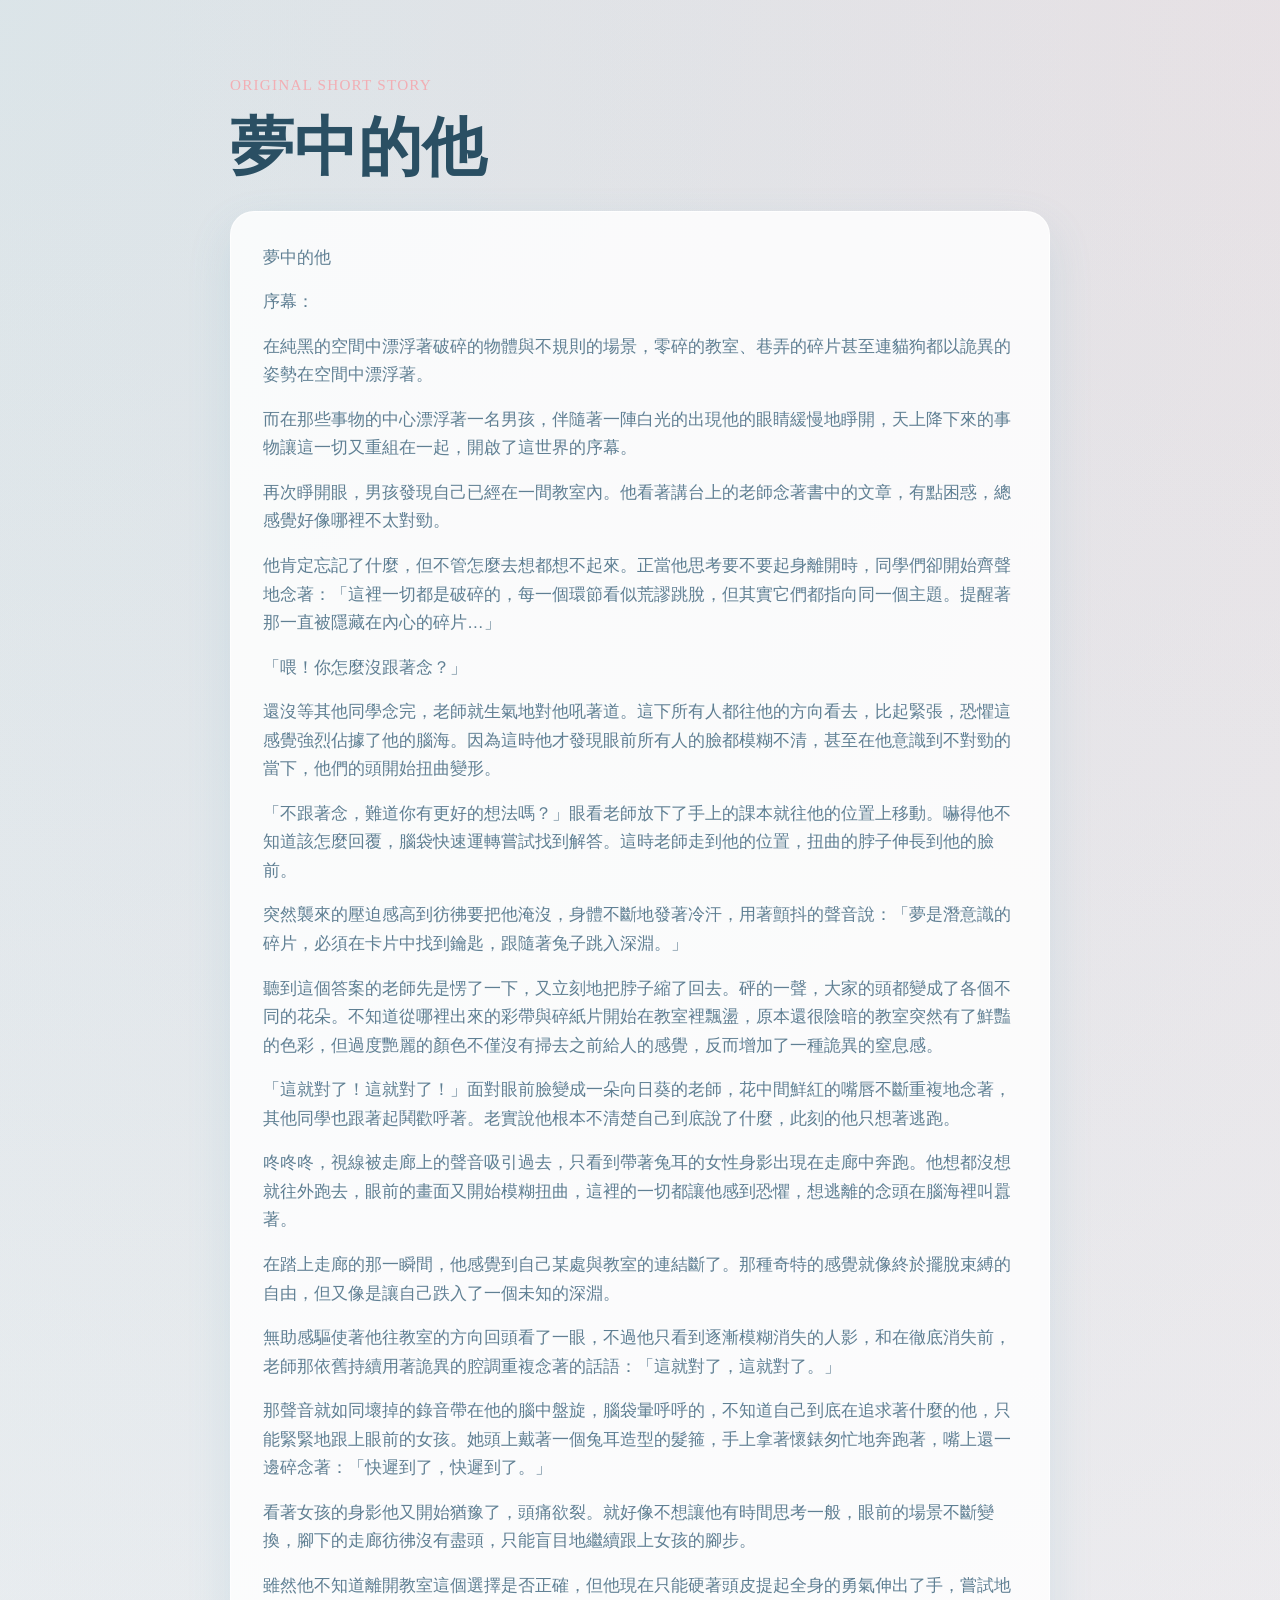
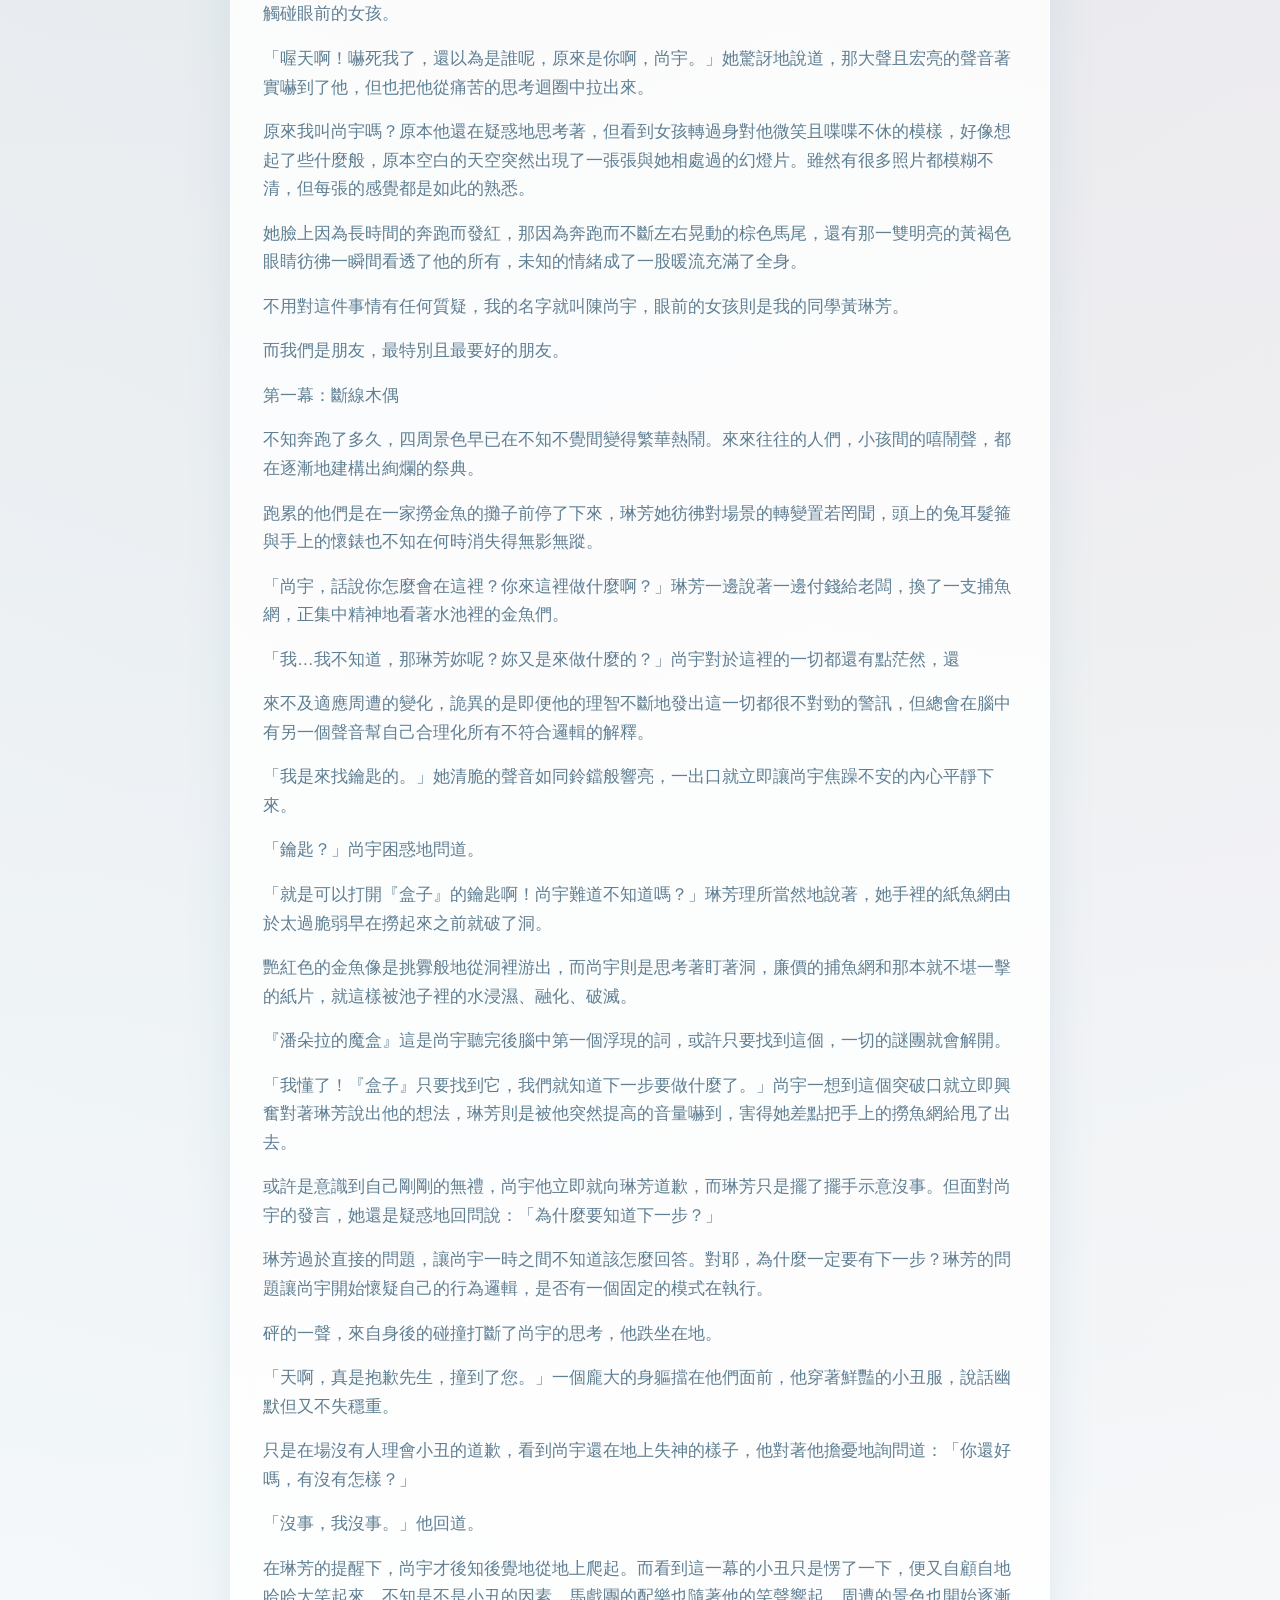
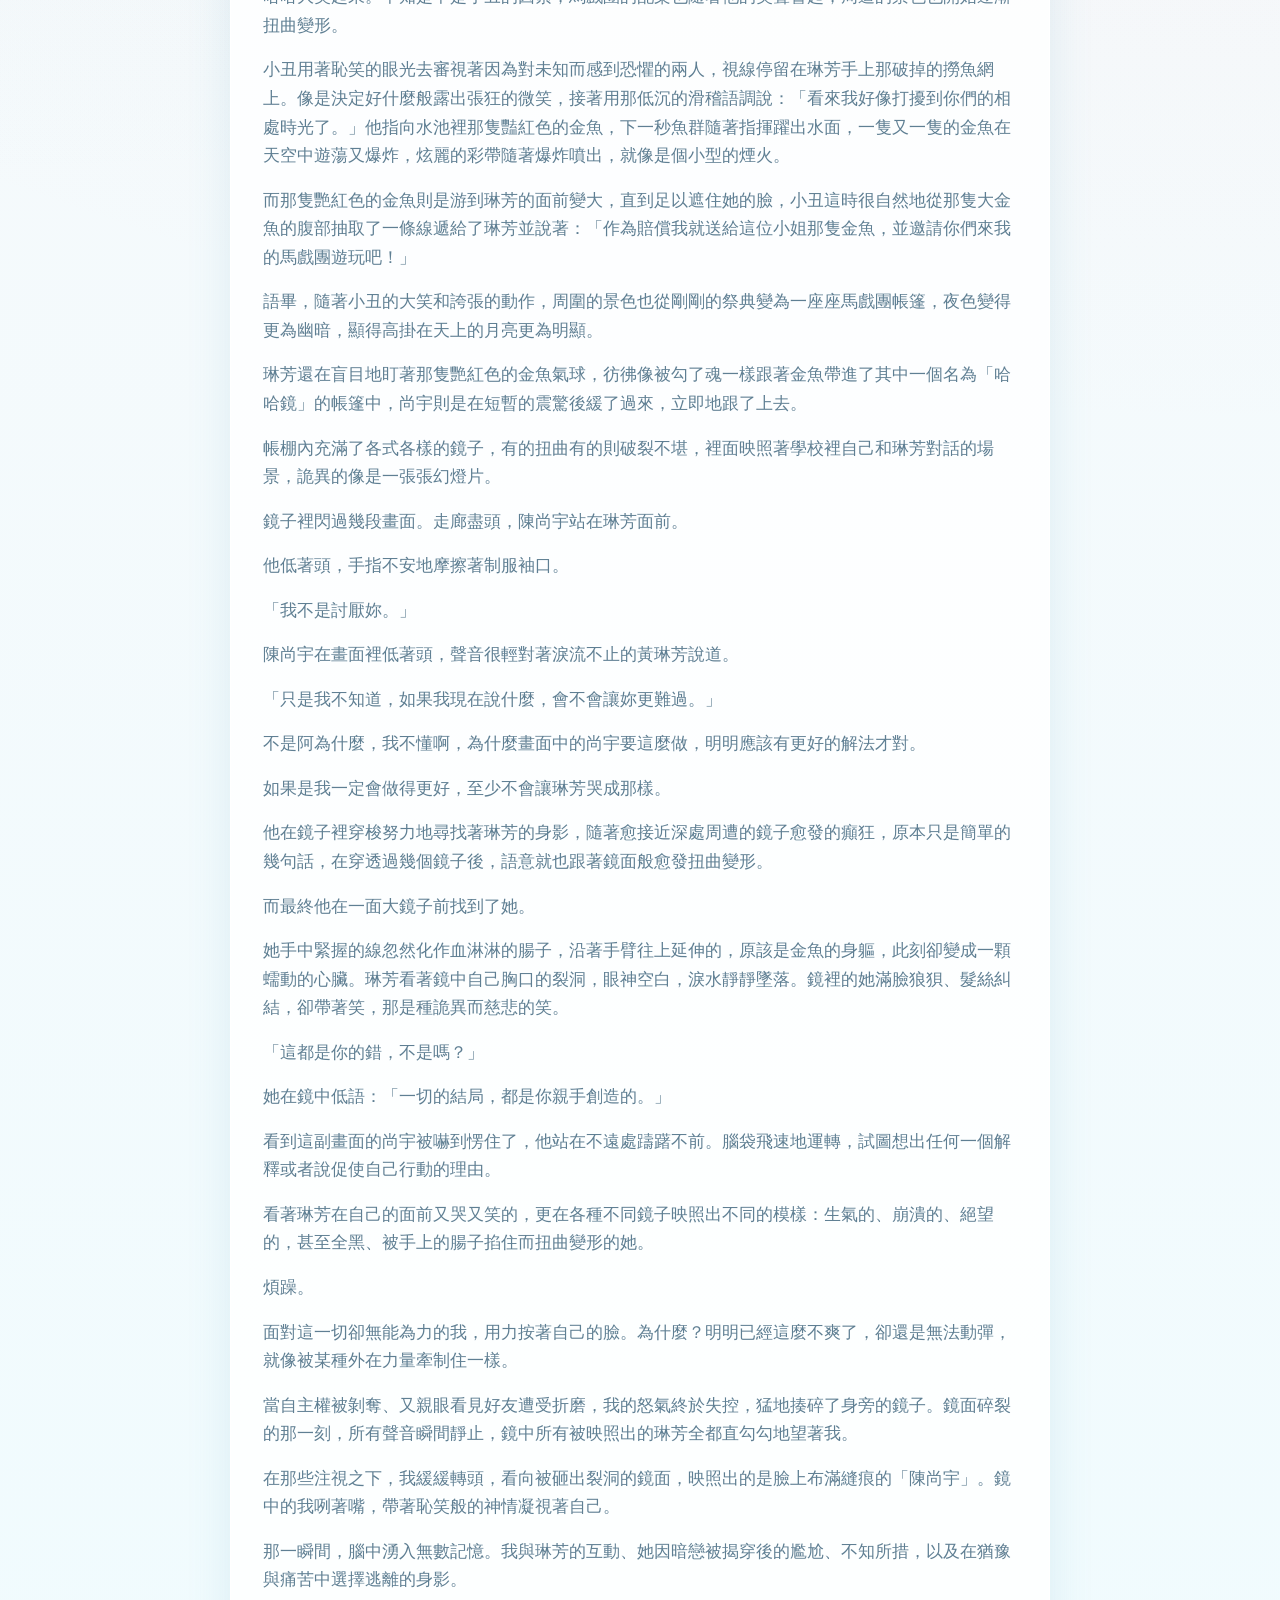
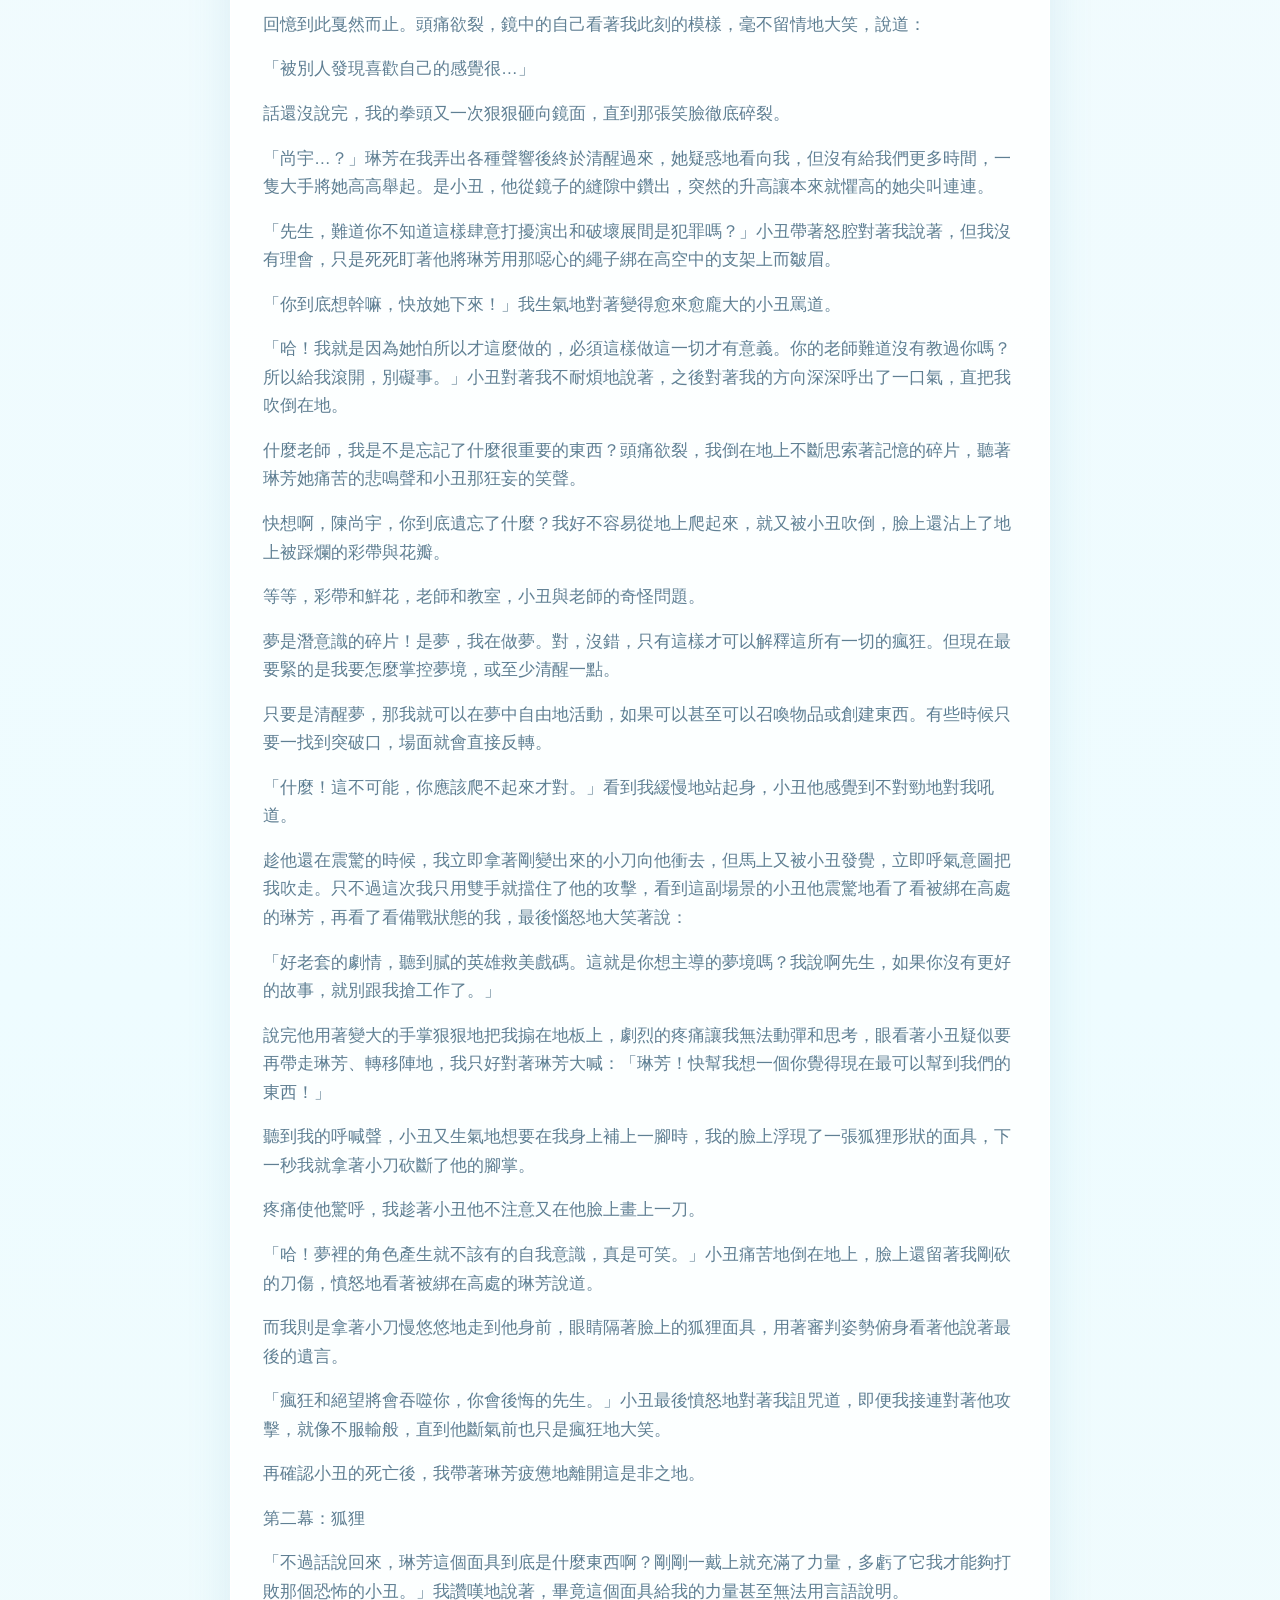
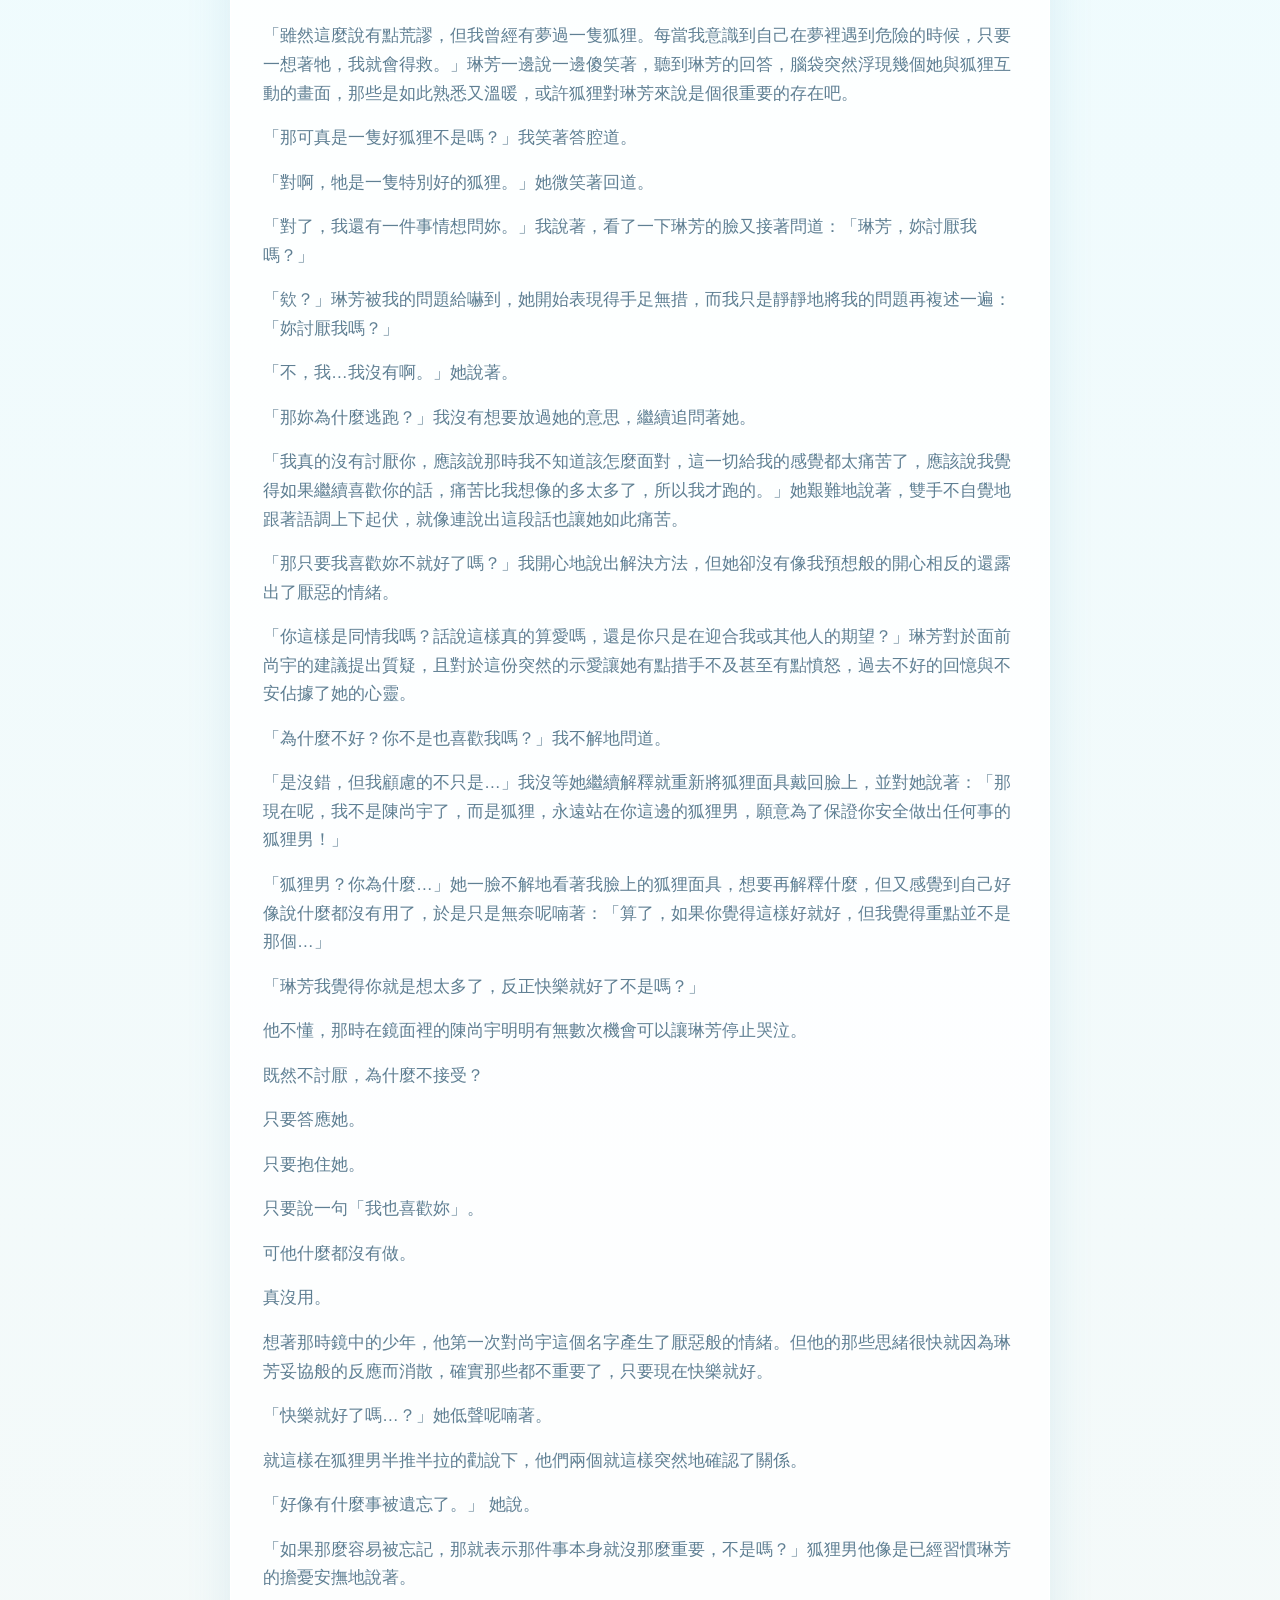
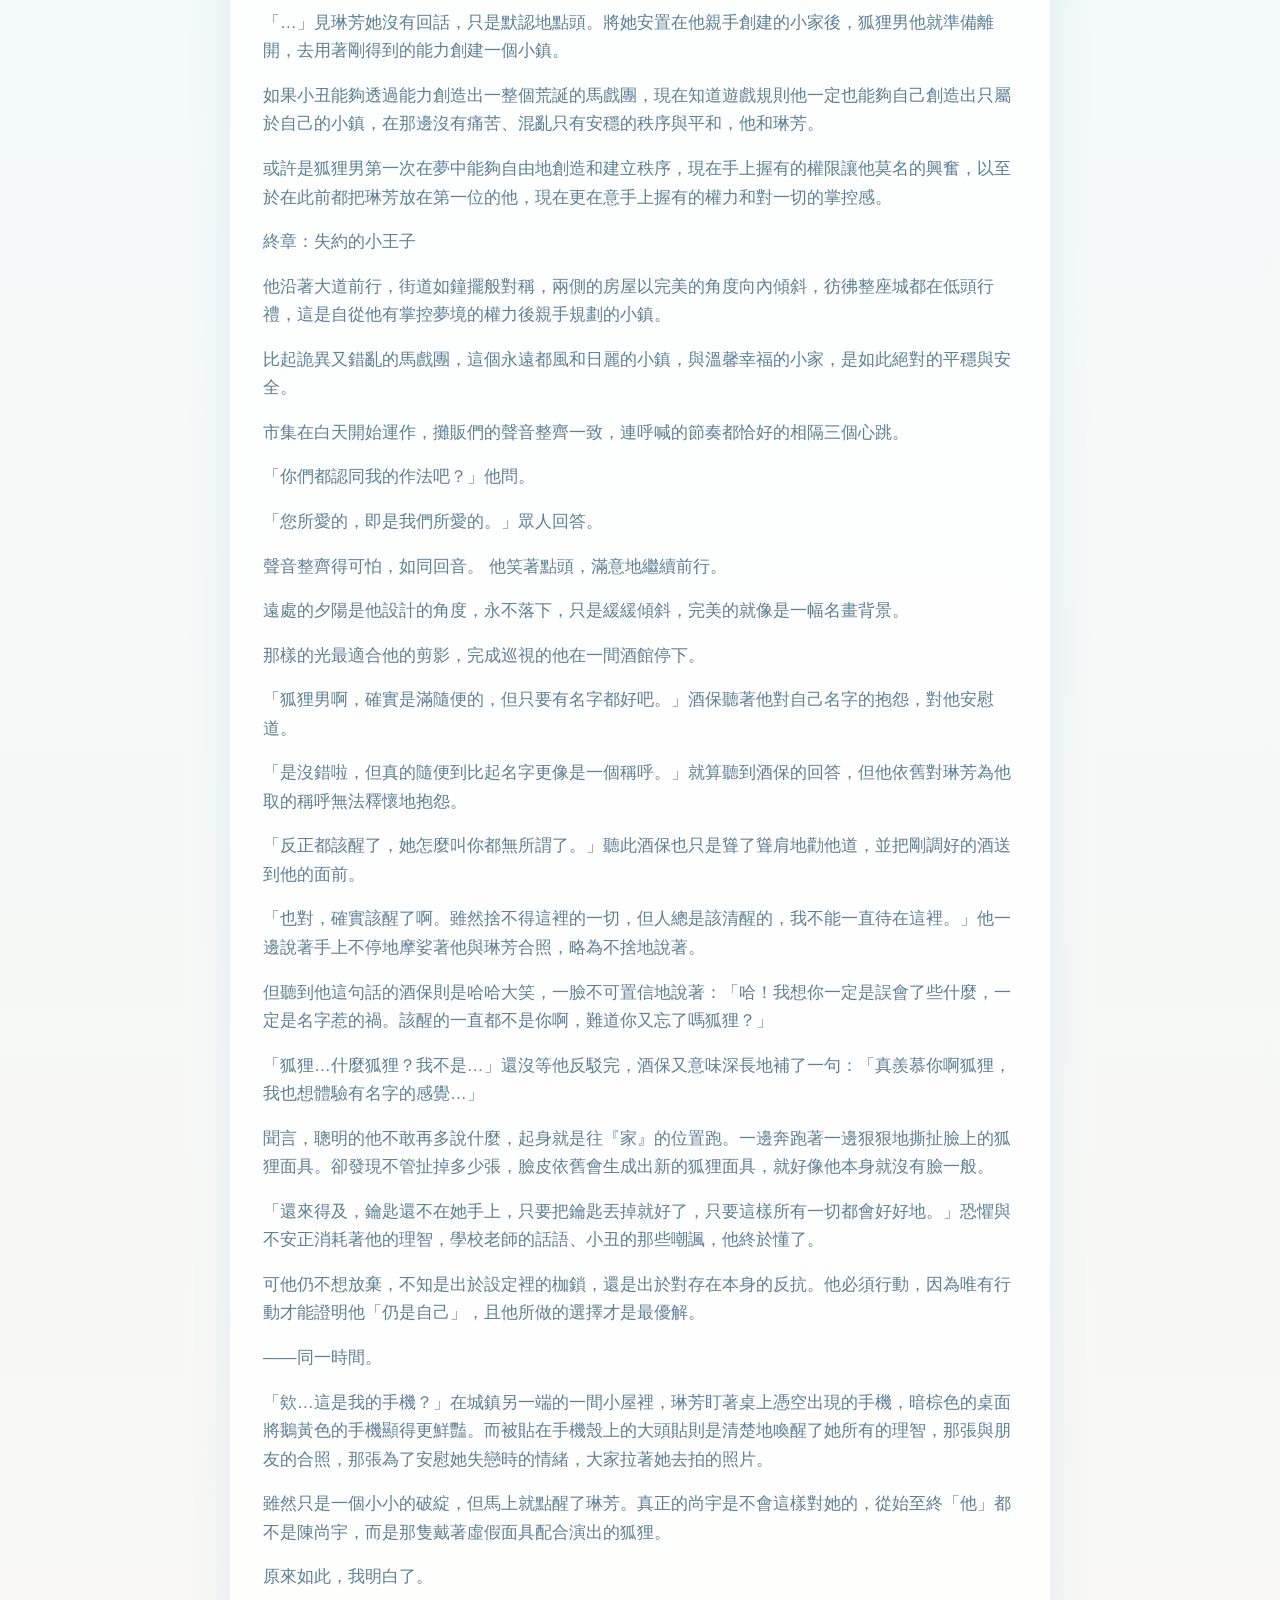
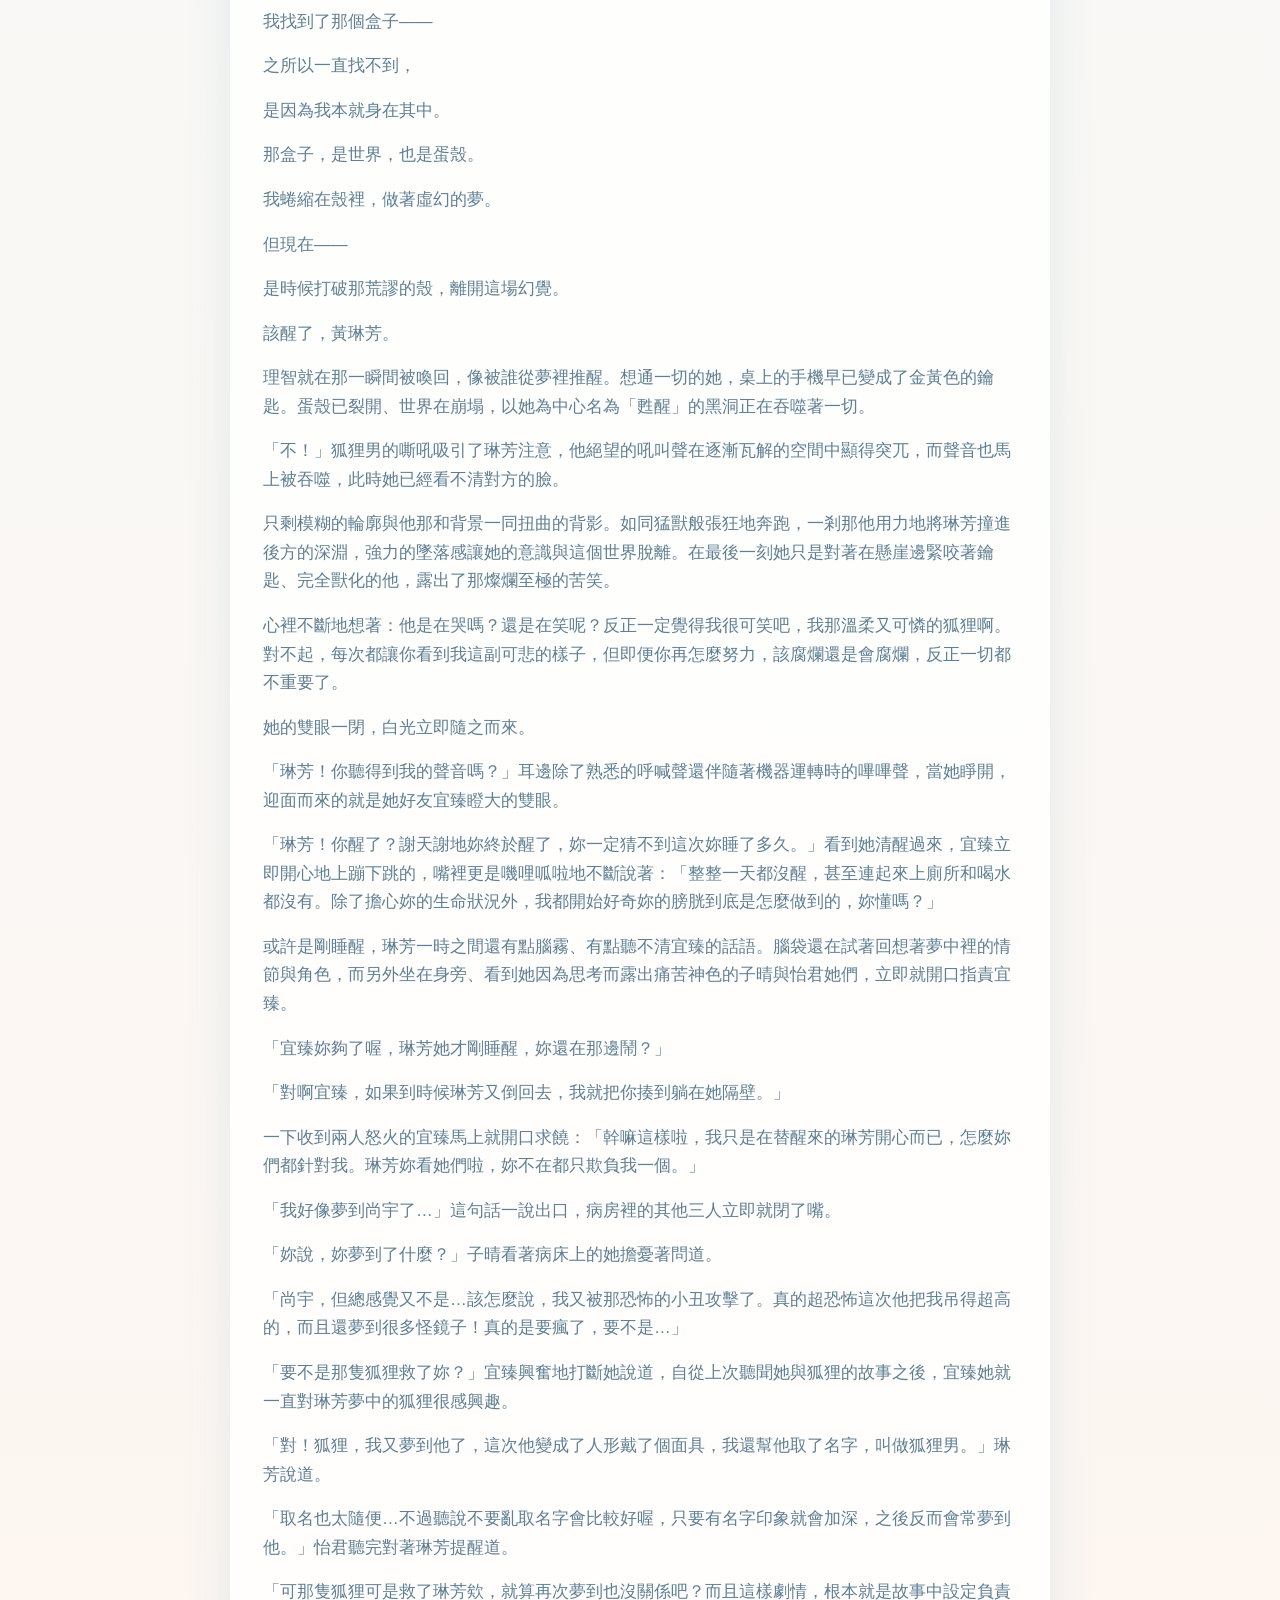
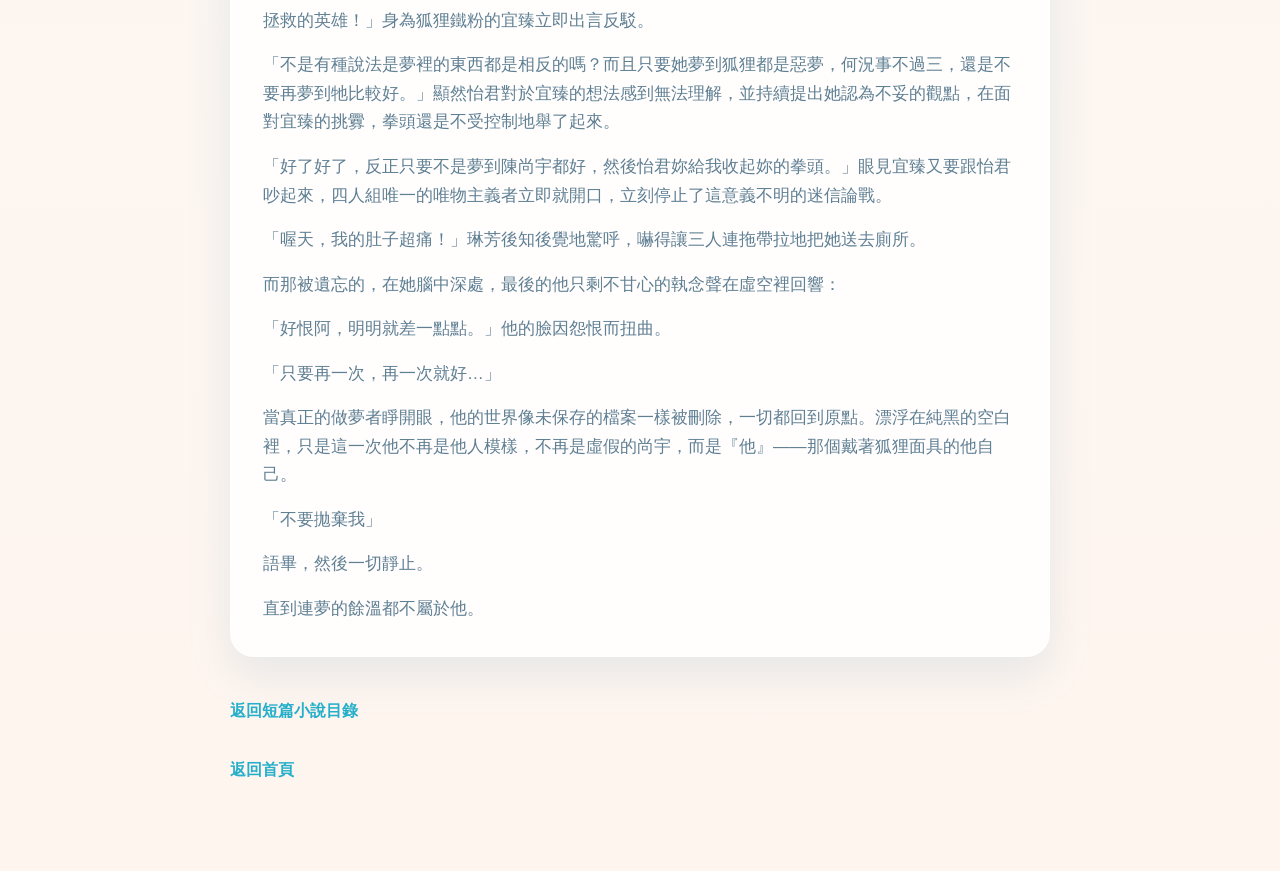
<file: short-story-manofthedream.html>
<!DOCTYPE html>
<html lang="zh-Hant">
<head>
  <meta charset="UTF-8">
  <meta name="viewport" content="width=device-width, initial-scale=1.0">
  <title>夢中的他</title>
  <link rel="stylesheet" href="style.css">
</head>
<body>
  <main class="section story-page">
    <article class="container narrow">
      <p class="section-label">Original Short Story</p>
      <h1>夢中的他</h1>

      <div class="about-box story-body">
        <p>夢中的他</p>
        <p>序幕：</p>
        <p>在純黑的空間中漂浮著破碎的物體與不規則的場景，零碎的教室、巷弄的碎片甚至連貓狗都以詭異的姿勢在空間中漂浮著。</p>
        <p>而在那些事物的中心漂浮著一名男孩，伴隨著一陣白光的出現他的眼睛緩慢地睜開，天上降下來的事物讓這一切又重組在一起，開啟了這世界的序幕。</p>
        <p>再次睜開眼，男孩發現自己已經在一間教室內。他看著講台上的老師念著書中的文章，有點困惑，總感覺好像哪裡不太對勁。</p>
        <p>他肯定忘記了什麼，但不管怎麼去想都想不起來。正當他思考要不要起身離開時，同學們卻開始齊聲地念著：「這裡一切都是破碎的，每一個環節看似荒謬跳脫，但其實它們都指向同一個主題。提醒著那一直被隱藏在內心的碎片…」</p>
        <p>「喂！你怎麼沒跟著念？」</p>
        <p>還沒等其他同學念完，老師就生氣地對他吼著道。這下所有人都往他的方向看去，比起緊張，恐懼這感覺強烈佔據了他的腦海。因為這時他才發現眼前所有人的臉都模糊不清，甚至在他意識到不對勁的當下，他們的頭開始扭曲變形。</p>
        <p>「不跟著念，難道你有更好的想法嗎？」眼看老師放下了手上的課本就往他的位置上移動。嚇得他不知道該怎麼回覆，腦袋快速運轉嘗試找到解答。這時老師走到他的位置，扭曲的脖子伸長到他的臉前。</p>
        <p>突然襲來的壓迫感高到彷彿要把他淹沒，身體不斷地發著冷汗，用著顫抖的聲音說：「夢是潛意識的碎片，必須在卡片中找到鑰匙，跟隨著兔子跳入深淵。」</p>
        <p>聽到這個答案的老師先是愣了一下，又立刻地把脖子縮了回去。砰的一聲，大家的頭都變成了各個不同的花朵。不知道從哪裡出來的彩帶與碎紙片開始在教室裡飄盪，原本還很陰暗的教室突然有了鮮豔的色彩，但過度艷麗的顏色不僅沒有掃去之前給人的感覺，反而增加了一種詭異的窒息感。</p>
        <p>「這就對了！這就對了！」面對眼前臉變成一朵向日葵的老師，花中間鮮紅的嘴唇不斷重複地念著，其他同學也跟著起鬨歡呼著。老實說他根本不清楚自己到底說了什麼，此刻的他只想著逃跑。</p>
        <p>咚咚咚，視線被走廊上的聲音吸引過去，只看到帶著兔耳的女性身影出現在走廊中奔跑。他想都沒想就往外跑去，眼前的畫面又開始模糊扭曲，這裡的一切都讓他感到恐懼，想逃離的念頭在腦海裡叫囂著。</p>
        <p>在踏上走廊的那一瞬間，他感覺到自己某處與教室的連結斷了。那種奇特的感覺就像終於擺脫束縛的自由，但又像是讓自己跌入了一個未知的深淵。</p>
        <p>無助感驅使著他往教室的方向回頭看了一眼，不過他只看到逐漸模糊消失的人影，和在徹底消失前，老師那依舊持續用著詭異的腔調重複念著的話語：「這就對了，這就對了。」</p>
        <p>那聲音就如同壞掉的錄音帶在他的腦中盤旋，腦袋暈呼呼的，不知道自己到底在追求著什麼的他，只能緊緊地跟上眼前的女孩。她頭上戴著一個兔耳造型的髮箍，手上拿著懷錶匆忙地奔跑著，嘴上還一邊碎念著：「快遲到了，快遲到了。」</p>
        <p>看著女孩的身影他又開始猶豫了，頭痛欲裂。就好像不想讓他有時間思考一般，眼前的場景不斷變換，腳下的走廊彷彿沒有盡頭，只能盲目地繼續跟上女孩的腳步。</p>
        <p>雖然他不知道離開教室這個選擇是否正確，但他現在只能硬著頭皮提起全身的勇氣伸出了手，嘗試地觸碰眼前的女孩。</p>
        <p>「喔天啊！嚇死我了，還以為是誰呢，原來是你啊，尚宇。」她驚訝地說道，那大聲且宏亮的聲音著實嚇到了他，但也把他從痛苦的思考迴圈中拉出來。</p>
        <p>原來我叫尚宇嗎？原本他還在疑惑地思考著，但看到女孩轉過身對他微笑且喋喋不休的模樣，好像想起了些什麼般，原本空白的天空突然出現了一張張與她相處過的幻燈片。雖然有很多照片都模糊不清，但每張的感覺都是如此的熟悉。</p>
        <p>她臉上因為長時間的奔跑而發紅，那因為奔跑而不斷左右晃動的棕色馬尾，還有那一雙明亮的黃褐色眼睛彷彿一瞬間看透了他的所有，未知的情緒成了一股暖流充滿了全身。</p>
        <p>不用對這件事情有任何質疑，我的名字就叫陳尚宇，眼前的女孩則是我的同學黃琳芳。</p>
        <p>而我們是朋友，最特別且最要好的朋友。</p>
        <p>第一幕：斷線木偶</p>
        <p>不知奔跑了多久，四周景色早已在不知不覺間變得繁華熱鬧。來來往往的人們，小孩間的嘻鬧聲，都在逐漸地建構出絢爛的祭典。</p>
        <p>跑累的他們是在一家撈金魚的攤子前停了下來，琳芳她彷彿對場景的轉變置若罔聞，頭上的兔耳髮箍與手上的懷錶也不知在何時消失得無影無蹤。</p>
        <p>「尚宇，話說你怎麼會在這裡？你來這裡做什麼啊？」琳芳一邊說著一邊付錢給老闆，換了一支捕魚網，正集中精神地看著水池裡的金魚們。</p>
        <p>「我…我不知道，那琳芳妳呢？妳又是來做什麼的？」尚宇對於這裡的一切都還有點茫然，還</p>
        <p>來不及適應周遭的變化，詭異的是即便他的理智不斷地發出這一切都很不對勁的警訊，但總會在腦中有另一個聲音幫自己合理化所有不符合邏輯的解釋。</p>
        <p>「我是來找鑰匙的。」她清脆的聲音如同鈴鐺般響亮，一出口就立即讓尚宇焦躁不安的內心平靜下來。</p>
        <p>「鑰匙？」尚宇困惑地問道。</p>
        <p>「就是可以打開『盒子』的鑰匙啊！尚宇難道不知道嗎？」琳芳理所當然地說著，她手裡的紙魚網由於太過脆弱早在撈起來之前就破了洞。</p>
        <p>艷紅色的金魚像是挑釁般地從洞裡游出，而尚宇則是思考著盯著洞，廉價的捕魚網和那本就不堪一擊的紙片，就這樣被池子裡的水浸濕、融化、破滅。</p>
        <p>『潘朵拉的魔盒』這是尚宇聽完後腦中第一個浮現的詞，或許只要找到這個，一切的謎團就會解開。</p>
        <p>「我懂了！『盒子』只要找到它，我們就知道下一步要做什麼了。」尚宇一想到這個突破口就立即興奮對著琳芳說出他的想法，琳芳則是被他突然提高的音量嚇到，害得她差點把手上的撈魚網給甩了出去。</p>
        <p>或許是意識到自己剛剛的無禮，尚宇他立即就向琳芳道歉，而琳芳只是擺了擺手示意沒事。但面對尚宇的發言，她還是疑惑地回問說：「為什麼要知道下一步？」</p>
        <p>琳芳過於直接的問題，讓尚宇一時之間不知道該怎麼回答。對耶，為什麼一定要有下一步？琳芳的問題讓尚宇開始懷疑自己的行為邏輯，是否有一個固定的模式在執行。</p>
        <p>砰的一聲，來自身後的碰撞打斷了尚宇的思考，他跌坐在地。</p>
        <p>「天啊，真是抱歉先生，撞到了您。」一個龐大的身軀擋在他們面前，他穿著鮮豔的小丑服，說話幽默但又不失穩重。</p>
        <p>只是在場沒有人理會小丑的道歉，看到尚宇還在地上失神的樣子，他對著他擔憂地詢問道：「你還好嗎，有沒有怎樣？」</p>
        <p>「沒事，我沒事。」他回道。</p>
        <p>在琳芳的提醒下，尚宇才後知後覺地從地上爬起。而看到這一幕的小丑只是愣了一下，便又自顧自地哈哈大笑起來。不知是不是小丑的因素，馬戲團的配樂也隨著他的笑聲響起，周遭的景色也開始逐漸扭曲變形。</p>
        <p>小丑用著恥笑的眼光去審視著因為對未知而感到恐懼的兩人，視線停留在琳芳手上那破掉的撈魚網上。像是決定好什麼般露出張狂的微笑，接著用那低沉的滑稽語調說：「看來我好像打擾到你們的相處時光了。」他指向水池裡那隻豔紅色的金魚，下一秒魚群隨著指揮躍出水面，一隻又一隻的金魚在天空中遊蕩又爆炸，炫麗的彩帶隨著爆炸噴出，就像是個小型的煙火。</p>
        <p>而那隻艷紅色的金魚則是游到琳芳的面前變大，直到足以遮住她的臉，小丑這時很自然地從那隻大金魚的腹部抽取了一條線遞給了琳芳並說著：「作為賠償我就送給這位小姐那隻金魚，並邀請你們來我的馬戲團遊玩吧！」</p>
        <p>語畢，隨著小丑的大笑和誇張的動作，周圍的景色也從剛剛的祭典變為一座座馬戲團帳篷，夜色變得更為幽暗，顯得高掛在天上的月亮更為明顯。</p>
        <p>琳芳還在盲目地盯著那隻艷紅色的金魚氣球，彷彿像被勾了魂一樣跟著金魚帶進了其中一個名為「哈哈鏡」的帳篷中，尚宇則是在短暫的震驚後緩了過來，立即地跟了上去。</p>
        <p>帳棚內充滿了各式各樣的鏡子，有的扭曲有的則破裂不堪，裡面映照著學校裡自己和琳芳對話的場景，詭異的像是一張張幻燈片。</p>
        <p>鏡子裡閃過幾段畫面。走廊盡頭，陳尚宇站在琳芳面前。</p>
        <p>他低著頭，手指不安地摩擦著制服袖口。</p>
        <p>「我不是討厭妳。」</p>
        <p>陳尚宇在畫面裡低著頭，聲音很輕對著淚流不止的黃琳芳說道。</p>
        <p>「只是我不知道，如果我現在說什麼，會不會讓妳更難過。」</p>
        <p>不是阿為什麼，我不懂啊，為什麼畫面中的尚宇要這麼做，明明應該有更好的解法才對。</p>
        <p>如果是我一定會做得更好，至少不會讓琳芳哭成那樣。</p>
        <p>他在鏡子裡穿梭努力地尋找著琳芳的身影，隨著愈接近深處周遭的鏡子愈發的癲狂，原本只是簡單的幾句話，在穿透過幾個鏡子後，語意就也跟著鏡面般愈發扭曲變形。</p>
        <p>而最終他在一面大鏡子前找到了她。</p>
        <p>她手中緊握的線忽然化作血淋淋的腸子，沿著手臂往上延伸的，原該是金魚的身軀，此刻卻變成一顆蠕動的心臟。琳芳看著鏡中自己胸口的裂洞，眼神空白，淚水靜靜墜落。鏡裡的她滿臉狼狽、髮絲糾結，卻帶著笑，那是種詭異而慈悲的笑。</p>
        <p>「這都是你的錯，不是嗎？」</p>
        <p>她在鏡中低語：「一切的結局，都是你親手創造的。」</p>
        <p>看到這副畫面的尚宇被嚇到愣住了，他站在不遠處躊躇不前。腦袋飛速地運轉，試圖想出任何一個解釋或者說促使自己行動的理由。</p>
        <p>看著琳芳在自己的面前又哭又笑的，更在各種不同鏡子映照出不同的模樣：生氣的、崩潰的、絕望的，甚至全黑、被手上的腸子掐住而扭曲變形的她。</p>
        <p>煩躁。</p>
        <p>面對這一切卻無能為力的我，用力按著自己的臉。為什麼？明明已經這麼不爽了，卻還是無法動彈，就像被某種外在力量牽制住一樣。</p>
        <p>當自主權被剝奪、又親眼看見好友遭受折磨，我的怒氣終於失控，猛地揍碎了身旁的鏡子。鏡面碎裂的那一刻，所有聲音瞬間靜止，鏡中所有被映照出的琳芳全都直勾勾地望著我。</p>
        <p>在那些注視之下，我緩緩轉頭，看向被砸出裂洞的鏡面，映照出的是臉上布滿縫痕的「陳尚宇」。鏡中的我咧著嘴，帶著恥笑般的神情凝視著自己。</p>
        <p>那一瞬間，腦中湧入無數記憶。我與琳芳的互動、她因暗戀被揭穿後的尷尬、不知所措，以及在猶豫與痛苦中選擇逃離的身影。</p>
        <p>回憶到此戛然而止。頭痛欲裂，鏡中的自己看著我此刻的模樣，毫不留情地大笑，說道：</p>
        <p>「被別人發現喜歡自己的感覺很…」</p>
        <p>話還沒說完，我的拳頭又一次狠狠砸向鏡面，直到那張笑臉徹底碎裂。</p>
        <p>「尚宇…？」琳芳在我弄出各種聲響後終於清醒過來，她疑惑地看向我，但沒有給我們更多時間，一隻大手將她高高舉起。是小丑，他從鏡子的縫隙中鑽出，突然的升高讓本來就懼高的她尖叫連連。</p>
        <p>「先生，難道你不知道這樣肆意打擾演出和破壞展間是犯罪嗎？」小丑帶著怒腔對著我說著，但我沒有理會，只是死死盯著他將琳芳用那噁心的繩子綁在高空中的支架上而皺眉。</p>
        <p>「你到底想幹嘛，快放她下來！」我生氣地對著變得愈來愈龐大的小丑罵道。</p>
        <p>「哈！我就是因為她怕所以才這麼做的，必須這樣做這一切才有意義。你的老師難道沒有教過你嗎？所以給我滾開，別礙事。」小丑對著我不耐煩地說著，之後對著我的方向深深呼出了一口氣，直把我吹倒在地。</p>
        <p>什麼老師，我是不是忘記了什麼很重要的東西？頭痛欲裂，我倒在地上不斷思索著記憶的碎片，聽著琳芳她痛苦的悲鳴聲和小丑那狂妄的笑聲。</p>
        <p>快想啊，陳尚宇，你到底遺忘了什麼？我好不容易從地上爬起來，就又被小丑吹倒，臉上還沾上了地上被踩爛的彩帶與花瓣。</p>
        <p>等等，彩帶和鮮花，老師和教室，小丑與老師的奇怪問題。</p>
        <p>夢是潛意識的碎片！是夢，我在做夢。對，沒錯，只有這樣才可以解釋這所有一切的瘋狂。但現在最要緊的是我要怎麼掌控夢境，或至少清醒一點。</p>
        <p>只要是清醒夢，那我就可以在夢中自由地活動，如果可以甚至可以召喚物品或創建東西。有些時候只要一找到突破口，場面就會直接反轉。</p>
        <p>「什麼！這不可能，你應該爬不起來才對。」看到我緩慢地站起身，小丑他感覺到不對勁地對我吼道。</p>
        <p>趁他還在震驚的時候，我立即拿著剛變出來的小刀向他衝去，但馬上又被小丑發覺，立即呼氣意圖把我吹走。只不過這次我只用雙手就擋住了他的攻擊，看到這副場景的小丑他震驚地看了看被綁在高處的琳芳，再看了看備戰狀態的我，最後惱怒地大笑著說：</p>
        <p>「好老套的劇情，聽到膩的英雄救美戲碼。這就是你想主導的夢境嗎？我說啊先生，如果你沒有更好的故事，就別跟我搶工作了。」</p>
        <p>說完他用著變大的手掌狠狠地把我搧在地板上，劇烈的疼痛讓我無法動彈和思考，眼看著小丑疑似要再帶走琳芳、轉移陣地，我只好對著琳芳大喊：「琳芳！快幫我想一個你覺得現在最可以幫到我們的東西！」</p>
        <p>聽到我的呼喊聲，小丑又生氣地想要在我身上補上一腳時，我的臉上浮現了一張狐狸形狀的面具，下一秒我就拿著小刀砍斷了他的腳掌。</p>
        <p>疼痛使他驚呼，我趁著小丑他不注意又在他臉上畫上一刀。</p>
        <p>「哈！夢裡的角色產生就不該有的自我意識，真是可笑。」小丑痛苦地倒在地上，臉上還留著我剛砍的刀傷，憤怒地看著被綁在高處的琳芳說道。</p>
        <p>而我則是拿著小刀慢悠悠地走到他身前，眼睛隔著臉上的狐狸面具，用著審判姿勢俯身看著他說著最後的遺言。</p>
        <p>「瘋狂和絕望將會吞噬你，你會後悔的先生。」小丑最後憤怒地對著我詛咒道，即便我接連對著他攻擊，就像不服輸般，直到他斷氣前也只是瘋狂地大笑。</p>
        <p>再確認小丑的死亡後，我帶著琳芳疲憊地離開這是非之地。</p>
        <p>第二幕：狐狸</p>
        <p>「不過話說回來，琳芳這個面具到底是什麼東西啊？剛剛一戴上就充滿了力量，多虧了它我才能夠打敗那個恐怖的小丑。」我讚嘆地說著，畢竟這個面具給我的力量甚至無法用言語說明。</p>
        <p>「雖然這麼說有點荒謬，但我曾經有夢過一隻狐狸。每當我意識到自己在夢裡遇到危險的時候，只要一想著牠，我就會得救。」琳芳一邊說一邊傻笑著，聽到琳芳的回答，腦袋突然浮現幾個她與狐狸互動的畫面，那些是如此熟悉又溫暖，或許狐狸對琳芳來說是個很重要的存在吧。</p>
        <p>「那可真是一隻好狐狸不是嗎？」我笑著答腔道。</p>
        <p>「對啊，牠是一隻特別好的狐狸。」她微笑著回道。</p>
        <p>「對了，我還有一件事情想問妳。」我說著，看了一下琳芳的臉又接著問道：「琳芳，妳討厭我嗎？」</p>
        <p>「欸？」琳芳被我的問題給嚇到，她開始表現得手足無措，而我只是靜靜地將我的問題再複述一遍：「妳討厭我嗎？」</p>
        <p>「不，我…我沒有啊。」她說著。</p>
        <p>「那妳為什麼逃跑？」我沒有想要放過她的意思，繼續追問著她。</p>
        <p>「我真的沒有討厭你，應該說那時我不知道該怎麼面對，這一切給我的感覺都太痛苦了，應該說我覺得如果繼續喜歡你的話，痛苦比我想像的多太多了，所以我才跑的。」她艱難地說著，雙手不自覺地跟著語調上下起伏，就像連說出這段話也讓她如此痛苦。</p>
        <p>「那只要我喜歡妳不就好了嗎？」我開心地說出解決方法，但她卻沒有像我預想般的開心相反的還露出了厭惡的情緒。</p>
        <p>「你這樣是同情我嗎？話說這樣真的算愛嗎，還是你只是在迎合我或其他人的期望？」琳芳對於面前尚宇的建議提出質疑，且對於這份突然的示愛讓她有點措手不及甚至有點憤怒，過去不好的回憶與不安佔據了她的心靈。</p>
        <p>「為什麼不好？你不是也喜歡我嗎？」我不解地問道。</p>
        <p>「是沒錯，但我顧慮的不只是…」我沒等她繼續解釋就重新將狐狸面具戴回臉上，並對她說著：「那現在呢，我不是陳尚宇了，而是狐狸，永遠站在你這邊的狐狸男，願意為了保證你安全做出任何事的狐狸男！」</p>
        <p>「狐狸男？你為什麼…」她一臉不解地看著我臉上的狐狸面具，想要再解釋什麼，但又感覺到自己好像說什麼都沒有用了，於是只是無奈呢喃著：「算了，如果你覺得這樣好就好，但我覺得重點並不是那個…」</p>
        <p>「琳芳我覺得你就是想太多了，反正快樂就好了不是嗎？」</p>
        <p>他不懂，那時在鏡面裡的陳尚宇明明有無數次機會可以讓琳芳停止哭泣。</p>
        <p>既然不討厭，為什麼不接受？</p>
        <p>只要答應她。</p>
        <p>只要抱住她。</p>
        <p>只要說一句「我也喜歡妳」。</p>
        <p>可他什麼都沒有做。</p>
        <p>真沒用。</p>
        <p>想著那時鏡中的少年，他第一次對尚宇這個名字產生了厭惡般的情緒。但他的那些思緒很快就因為琳芳妥協般的反應而消散，確實那些都不重要了，只要現在快樂就好。</p>
        <p>「快樂就好了嗎…？」她低聲呢喃著。</p>
        <p>就這樣在狐狸男半推半拉的勸說下，他們兩個就這樣突然地確認了關係。</p>
        <p>「好像有什麼事被遺忘了。」 她說。</p>
        <p>「如果那麼容易被忘記，那就表示那件事本身就沒那麼重要，不是嗎？」狐狸男他像是已經習慣琳芳的擔憂安撫地說著。</p>
        <p>「…」見琳芳她沒有回話，只是默認地點頭。將她安置在他親手創建的小家後，狐狸男他就準備離開，去用著剛得到的能力創建一個小鎮。</p>
        <p>如果小丑能夠透過能力創造出一整個荒誕的馬戲團，現在知道遊戲規則他一定也能夠自己創造出只屬於自己的小鎮，在那邊沒有痛苦、混亂只有安穩的秩序與平和，他和琳芳。</p>
        <p>或許是狐狸男第一次在夢中能夠自由地創造和建立秩序，現在手上握有的權限讓他莫名的興奮，以至於在此前都把琳芳放在第一位的他，現在更在意手上握有的權力和對一切的掌控感。</p>
        <p>終章：失約的小王子</p>
        <p>他沿著大道前行，街道如鐘擺般對稱，兩側的房屋以完美的角度向內傾斜，彷彿整座城都在低頭行禮，這是自從他有掌控夢境的權力後親手規劃的小鎮。</p>
        <p>比起詭異又錯亂的馬戲團，這個永遠都風和日麗的小鎮，與溫馨幸福的小家，是如此絕對的平穩與安全。</p>
        <p>市集在白天開始運作，攤販們的聲音整齊一致，連呼喊的節奏都恰好的相隔三個心跳。</p>
        <p>「你們都認同我的作法吧？」他問。</p>
        <p>「您所愛的，即是我們所愛的。」眾人回答。</p>
        <p>聲音整齊得可怕，如同回音。 他笑著點頭，滿意地繼續前行。</p>
        <p>遠處的夕陽是他設計的角度，永不落下，只是緩緩傾斜，完美的就像是一幅名畫背景。</p>
        <p>那樣的光最適合他的剪影，完成巡視的他在一間酒館停下。</p>
        <p>「狐狸男啊，確實是滿隨便的，但只要有名字都好吧。」酒保聽著他對自己名字的抱怨，對他安慰道。</p>
        <p>「是沒錯啦，但真的隨便到比起名字更像是一個稱呼。」就算聽到酒保的回答，但他依舊對琳芳為他取的稱呼無法釋懷地抱怨。</p>
        <p>「反正都該醒了，她怎麼叫你都無所謂了。」聽此酒保也只是聳了聳肩地勸他道，並把剛調好的酒送到他的面前。</p>
        <p>「也對，確實該醒了啊。雖然捨不得這裡的一切，但人總是該清醒的，我不能一直待在這裡。」他一邊說著手上不停地摩娑著他與琳芳合照，略為不捨地說著。</p>
        <p>但聽到他這句話的酒保則是哈哈大笑，一臉不可置信地說著：「哈！我想你一定是誤會了些什麼，一定是名字惹的禍。該醒的一直都不是你啊，難道你又忘了嗎狐狸？」</p>
        <p>「狐狸…什麼狐狸？我不是…」還沒等他反駁完，酒保又意味深長地補了一句：「真羨慕你啊狐狸，我也想體驗有名字的感覺…」</p>
        <p>聞言，聰明的他不敢再多說什麼，起身就是往『家』的位置跑。一邊奔跑著一邊狠狠地撕扯臉上的狐狸面具。卻發現不管扯掉多少張，臉皮依舊會生成出新的狐狸面具，就好像他本身就沒有臉一般。</p>
        <p>「還來得及，鑰匙還不在她手上，只要把鑰匙丟掉就好了，只要這樣所有一切都會好好地。」恐懼與不安正消耗著他的理智，學校老師的話語、小丑的那些嘲諷，他終於懂了。</p>
        <p>可他仍不想放棄，不知是出於設定裡的枷鎖，還是出於對存在本身的反抗。他必須行動，因為唯有行動才能證明他「仍是自己」，且他所做的選擇才是最優解。</p>
        <p>——同一時間。</p>
        <p>「欸…這是我的手機？」在城鎮另一端的一間小屋裡，琳芳盯著桌上憑空出現的手機，暗棕色的桌面將鵝黃色的手機顯得更鮮豔。而被貼在手機殼上的大頭貼則是清楚地喚醒了她所有的理智，那張與朋友的合照，那張為了安慰她失戀時的情緒，大家拉著她去拍的照片。</p>
        <p>雖然只是一個小小的破綻，但馬上就點醒了琳芳。真正的尚宇是不會這樣對她的，從始至終「他」都不是陳尚宇，而是那隻戴著虛假面具配合演出的狐狸。</p>
        <p>原來如此，我明白了。</p>
        <p>我找到了那個盒子——</p>
        <p>之所以一直找不到，</p>
        <p>是因為我本就身在其中。</p>
        <p>那盒子，是世界，也是蛋殼。</p>
        <p>我蜷縮在殼裡，做著虛幻的夢。</p>
        <p>但現在——</p>
        <p>是時候打破那荒謬的殼，離開這場幻覺。</p>
        <p>該醒了，黃琳芳。</p>
        <p>理智就在那一瞬間被喚回，像被誰從夢裡推醒。想通一切的她，桌上的手機早已變成了金黃色的鑰匙。蛋殼已裂開、世界在崩塌，以她為中心名為「甦醒」的黑洞正在吞噬著一切。</p>
        <p>「不！」狐狸男的嘶吼吸引了琳芳注意，他絕望的吼叫聲在逐漸瓦解的空間中顯得突兀，而聲音也馬上被吞噬，此時她已經看不清對方的臉。</p>
        <p>只剩模糊的輪廓與他那和背景一同扭曲的背影。如同猛獸般張狂地奔跑，一剎那他用力地將琳芳撞進後方的深淵，強力的墜落感讓她的意識與這個世界脫離。在最後一刻她只是對著在懸崖邊緊咬著鑰匙、完全獸化的他，露出了那燦爛至極的苦笑。</p>
        <p>心裡不斷地想著：他是在哭嗎？還是在笑呢？反正一定覺得我很可笑吧，我那溫柔又可憐的狐狸啊。對不起，每次都讓你看到我這副可悲的樣子，但即便你再怎麼努力，該腐爛還是會腐爛，反正一切都不重要了。</p>
        <p>她的雙眼一閉，白光立即隨之而來。</p>
        <p>「琳芳！你聽得到我的聲音嗎？」耳邊除了熟悉的呼喊聲還伴隨著機器運轉時的嗶嗶聲，當她睜開，迎面而來的就是她好友宜臻瞪大的雙眼。</p>
        <p>「琳芳！你醒了？謝天謝地妳終於醒了，妳一定猜不到這次妳睡了多久。」看到她清醒過來，宜臻立即開心地上蹦下跳的，嘴裡更是嘰哩呱啦地不斷說著：「整整一天都沒醒，甚至連起來上廁所和喝水都沒有。除了擔心妳的生命狀況外，我都開始好奇妳的膀胱到底是怎麼做到的，妳懂嗎？」</p>
        <p>或許是剛睡醒，琳芳一時之間還有點腦霧、有點聽不清宜臻的話語。腦袋還在試著回想著夢中裡的情節與角色，而另外坐在身旁、看到她因為思考而露出痛苦神色的子晴與怡君她們，立即就開口指責宜臻。</p>
        <p>「宜臻妳夠了喔，琳芳她才剛睡醒，妳還在那邊鬧？」</p>
        <p>「對啊宜臻，如果到時候琳芳又倒回去，我就把你揍到躺在她隔壁。」</p>
        <p>一下收到兩人怒火的宜臻馬上就開口求饒：「幹嘛這樣啦，我只是在替醒來的琳芳開心而已，怎麼妳們都針對我。琳芳妳看她們啦，妳不在都只欺負我一個。」</p>
        <p>「我好像夢到尚宇了…」這句話一說出口，病房裡的其他三人立即就閉了嘴。</p>
        <p>「妳說，妳夢到了什麼？」子晴看著病床上的她擔憂著問道。</p>
        <p>「尚宇，但總感覺又不是…該怎麼說，我又被那恐怖的小丑攻擊了。真的超恐怖這次他把我吊得超高的，而且還夢到很多怪鏡子！真的是要瘋了，要不是…」</p>
        <p>「要不是那隻狐狸救了妳？」宜臻興奮地打斷她說道，自從上次聽聞她與狐狸的故事之後，宜臻她就一直對琳芳夢中的狐狸很感興趣。</p>
        <p>「對！狐狸，我又夢到他了，這次他變成了人形戴了個面具，我還幫他取了名字，叫做狐狸男。」琳芳說道。</p>
        <p>「取名也太隨便…不過聽說不要亂取名字會比較好喔，只要有名字印象就會加深，之後反而會常夢到他。」怡君聽完對著琳芳提醒道。</p>
        <p>「可那隻狐狸可是救了琳芳欸，就算再次夢到也沒關係吧？而且這樣劇情，根本就是故事中設定負責拯救的英雄！」身為狐狸鐵粉的宜臻立即出言反駁。</p>
        <p>「不是有種說法是夢裡的東西都是相反的嗎？而且只要她夢到狐狸都是惡夢，何況事不過三，還是不要再夢到牠比較好。」顯然怡君對於宜臻的想法感到無法理解，並持續提出她認為不妥的觀點，在面對宜臻的挑釁，拳頭還是不受控制地舉了起來。</p>
        <p>「好了好了，反正只要不是夢到陳尚宇都好，然後怡君妳給我收起妳的拳頭。」眼見宜臻又要跟怡君吵起來，四人組唯一的唯物主義者立即就開口，立刻停止了這意義不明的迷信論戰。</p>
        <p>「喔天，我的肚子超痛！」琳芳後知後覺地驚呼，嚇得讓三人連拖帶拉地把她送去廁所。</p>
        <p>而那被遺忘的，在她腦中深處，最後的他只剩不甘心的執念聲在虛空裡回響：</p>
        <p>「好恨阿，明明就差一點點。」他的臉因怨恨而扭曲。</p>
        <p>「只要再一次，再一次就好…」</p>
        <p>當真正的做夢者睜開眼，他的世界像未保存的檔案一樣被刪除，一切都回到原點。漂浮在純黑的空白裡，只是這一次他不再是他人模樣，不再是虛假的尚宇，而是『他』——那個戴著狐狸面具的他自己。</p>
        <p>「不要拋棄我」</p>
        <p>語畢，然後一切靜止。</p>
        <p>直到連夢的餘溫都不屬於他。</p>
      </div>

      <p style="margin-top: 24px;"><a class="text-link" href="original-short.html">返回短篇小說目錄</a></p>
      <p><a class="text-link" href="index.html">返回首頁</a></p>
    </article>
  </main>
</body>
</html>
</file>
<file: style.css>
:root {
  --bg: #fff4f6;
  --bg-soft: #f8fdff;
  --card: rgba(255, 255, 255, 0.82);
  --text: #2a4f63;
  --muted: #5f7f93;
  --line: rgba(38, 175, 202, 0.18);
  --accent: #f2aeb4;
  --accent-deep: #26afca;
  --accent-warm: #f29e38;
  --accent-blue: #59ccd9;
  --accent-steel: #6f91ad;
  --shadow: 0 18px 45px rgba(79, 149, 174, 0.14);
  --radius-lg: 24px;
  --radius-md: 18px;
  --radius-sm: 12px;
  --container: 1120px;
}

* {
  box-sizing: border-box;
}

html {
  scroll-behavior: smooth;
}

body {
  margin: 0;
  font-family: "Noto Sans TC", sans-serif;
  color: var(--text);
  background:
    radial-gradient(circle at top left, rgba(89, 204, 217, 0.2), transparent 28%),
    radial-gradient(circle at top right, rgba(242, 174, 180, 0.26), transparent 30%),
    linear-gradient(180deg, #fef7f8 0%, #eefcff 48%, #fff5ef 100%);
  line-height: 1.7;
}

img {
  max-width: 100%;
  display: block;
}

a {
  color: inherit;
  text-decoration: none;
}

.container {
  width: min(calc(100% - 2rem), var(--container));
  margin: 0 auto;
}

.narrow {
  max-width: 820px;
}

.site-header {
  position: sticky;
  top: 0;
  z-index: 20;
  backdrop-filter: blur(16px);
  background: rgba(255, 248, 250, 0.78);
  border-bottom: 1px solid var(--line);
}

.header-inner {
  display: flex;
  align-items: center;
  justify-content: space-between;
  gap: 1rem;
  min-height: 76px;
}

.site-logo,
.section-label,
h1,
h2,
h3 {
  font-family: "Noto Serif JP", serif;
}

.site-logo {
  font-size: 1.15rem;
  font-weight: 700;
  letter-spacing: 0.04em;
}

.site-nav {
  display: flex;
  align-items: center;
  gap: 1.25rem;
}

.site-nav a {
  color: var(--muted);
  font-size: 0.95rem;
}

.site-nav a:hover,
.site-nav a:focus-visible,
.text-link:hover,
.text-link:focus-visible {
  color: var(--accent-deep);
}

.menu-toggle {
  display: none;
  border: 1px solid var(--line);
  background: var(--bg-soft);
  color: var(--text);
  padding: 0.7rem 1rem;
  border-radius: 999px;
  font: inherit;
}

.hero {
  padding: 5rem 0 4rem;
}

.hero-grid {
  display: grid;
  grid-template-columns: 1.1fr 0.9fr;
  gap: 2rem;
  align-items: center;
}

.section-label {
  margin: 0 0 0.75rem;
  color: var(--accent);
  font-size: 0.95rem;
  letter-spacing: 0.08em;
  text-transform: uppercase;
}

h1 {
  margin: 0;
  font-size: clamp(2.4rem, 5vw, 4.8rem);
  line-height: 1.2;
}

.hero-text,
.section-heading p,
.work-content p,
.about-box p,
.contact-box p,
.contact-list {
  color: var(--muted);
}

.hero-text {
  max-width: 42rem;
  margin: 1.25rem 0 0;
  font-size: 1.05rem;
}

.hero-actions {
  display: flex;
  flex-wrap: wrap;
  gap: 1rem;
  margin-top: 2rem;
}

.button {
  display: inline-flex;
  align-items: center;
  justify-content: center;
  min-width: 150px;
  padding: 0.9rem 1.4rem;
  border-radius: 999px;
  border: 1px solid transparent;
  transition: transform 0.2s ease, background-color 0.2s ease;
}

.button:hover,
.button:focus-visible {
  transform: translateY(-2px);
}

.button.primary {
  background: linear-gradient(135deg, var(--accent), #f6bfc5);
  color: #fffdfd;
}

.button.secondary {
  background: rgba(255, 255, 255, 0.55);
  border-color: var(--line);
}

.hero-visual {
  min-height: 420px;
  display: flex;
  align-items: center;
  justify-content: center;
}

.hero-card,
.work-card,
.about-box,
.contact-box {
  background: var(--card);
  border: 1px solid rgba(255, 255, 255, 0.75);
  box-shadow: var(--shadow);
}

.hero-card {
  width: min(100%, 420px);
  aspect-ratio: 4 / 5;
  border-radius: 34px;
  padding: 2rem;
  background:
    radial-gradient(circle at top left, rgba(255, 255, 255, 0.7), transparent 35%),
    linear-gradient(160deg, rgba(89, 204, 217, 0.82), rgba(38, 175, 202, 0.92) 52%, rgba(111, 145, 173, 0.9) 100%);
  display: flex;
  flex-direction: column;
  justify-content: flex-end;
}

.hero-card span {
  font-family: "Noto Serif JP", serif;
  font-size: 1.8rem;
  margin-bottom: 0.5rem;
  color: #ffffff;
}

.hero-card p {
  margin: 0;
  color: rgba(255, 255, 255, 0.9);
}

.section {
  padding: 4.5rem 0;
}

.section.alt,
.contact-section {
  background:
    linear-gradient(180deg, rgba(89, 204, 217, 0.08), rgba(255, 255, 255, 0.2)),
    rgba(255, 250, 245, 0.32);
}

.section-heading {
  margin-bottom: 2rem;
}

h2 {
  margin: 0;
  font-size: clamp(1.9rem, 4vw, 3rem);
}

.section-heading p {
  margin: 0.85rem 0 0;
}

.card-grid {
  display: grid;
  grid-template-columns: repeat(2, minmax(0, 1fr));
  gap: 1.5rem;
}

.work-card {
  border-radius: var(--radius-lg);
  overflow: hidden;
}

.work-cover {
  min-height: 220px;
  display: grid;
  place-items: center;
  font-family: "Noto Serif JP", serif;
  font-size: 1.35rem;
  color: #fff;
  background:
    linear-gradient(135deg, rgba(89, 204, 217, 0.95), rgba(38, 175, 202, 0.88) 55%, rgba(111, 145, 173, 0.92)),
    #59ccd9;
}

.illustration-cover {
  background:
    linear-gradient(135deg, rgba(242, 174, 180, 0.96), rgba(242, 158, 56, 0.88) 60%, rgba(89, 204, 217, 0.88)),
    #f2aeb4;
}

.novel-cover {
  background:
    linear-gradient(135deg, rgba(111, 145, 173, 0.94), rgba(89, 204, 217, 0.88) 55%, rgba(242, 174, 180, 0.88)),
    #6f91ad;
}

.fan-cover {
  background:
    linear-gradient(135deg, rgba(242, 158, 56, 0.92), rgba(242, 174, 180, 0.9) 60%, rgba(111, 145, 173, 0.9)),
    #f29e38;
}

.work-content {
  padding: 1.5rem;
}

.work-date {
  margin: 0 0 0.4rem;
  font-size: 0.92rem;
}

h3 {
  margin: 0;
  font-size: 1.5rem;
}

.work-content p {
  margin: 0.8rem 0 0;
}

.text-link {
  display: inline-block;
  margin-top: 1rem;
  color: var(--accent-deep);
  font-weight: 700;
}

.about-box,
.contact-box {
  border-radius: var(--radius-lg);
  padding: 2rem;
}

.novel-intro-grid {
  margin-bottom: 2rem;
}

.novel-group + .novel-group {
  margin-top: 2.5rem;
}

.novel-group-heading {
  margin-bottom: 1.25rem;
}

.novel-group-heading h3 {
  font-size: 1.8rem;
}

.stack-list {
  display: grid;
  gap: 1rem;
  margin-top: 1.5rem;
}

.stack-link {
  display: block;
  padding: 1rem 1.2rem;
  background: rgba(255, 255, 255, 0.78);
  border: 1px solid var(--line);
  border-radius: var(--radius-md);
  box-shadow: var(--shadow);
  color: var(--text);
  font-weight: 700;
}

.short-story-list {
  display: grid;
  gap: 1rem;
  margin-top: 2rem;
}

.short-story-item {
  display: grid;
  gap: 0.45rem;
  padding: 1.35rem 1.5rem;
  background: rgba(255, 255, 255, 0.82);
  border: 1px solid var(--line);
  border-radius: var(--radius-md);
  box-shadow: var(--shadow);
  transition: border-color 0.2s ease, transform 0.2s ease;
}

.short-story-item:hover,
.short-story-item:focus-visible {
  border-color: rgba(38, 175, 202, 0.45);
  transform: translateY(-2px);
}

.short-story-item strong {
  font-family: "Noto Serif JP", serif;
  font-size: 1.5rem;
  line-height: 1.3;
}

.short-story-item span:last-child,
.story-body p {
  color: var(--muted);
}

.short-story-meta {
  color: var(--accent-deep);
  font-size: 0.85rem;
  font-weight: 700;
  letter-spacing: 0.08em;
  text-transform: uppercase;
}

.story-page h1 {
  margin-bottom: 1.5rem;
}

.story-body {
  font-size: 1.05rem;
}

.story-body p {
  margin: 0;
}

.story-body p + p {
  margin-top: 1rem;
}

.story-hub-page .about-box {
  max-width: 880px;
}

.story-card-grid {
  display: grid;
  grid-template-columns: repeat(3, minmax(0, 1fr));
  gap: 1.5rem;
  margin-top: 2rem;
}

.story-card {
  position: relative;
  min-height: 320px;
  padding: 0;
  border-radius: 0;
  overflow: hidden;
  display: flex;
  flex-direction: column;
  justify-content: flex-end;
  color: #fff;
  box-shadow: var(--shadow);
  isolation: isolate;
}

.story-card::before {
  content: "";
  position: absolute;
  inset: 0;
  background: linear-gradient(180deg, rgba(9, 22, 30, 0.08), rgba(8, 18, 26, 0.72));
  z-index: -1;
}

.story-card::after {
  content: "";
  position: absolute;
  inset: 0;
  background: rgba(255, 255, 255, 0.08);
  opacity: 0;
  transition: opacity 0.25s ease;
  z-index: -1;
}

.story-card:hover::after,
.story-card:focus-visible::after {
  opacity: 1;
}

.story-card:hover,
.story-card:focus-visible {
  transform: translateY(-4px);
  transition: transform 0.25s ease;
}

.story-card-copy {
  position: relative;
  padding: 1.25rem 1.2rem 1.35rem;
  background: linear-gradient(180deg, rgba(10, 18, 24, 0.1), rgba(8, 18, 26, 0.72));
}

.story-card-image-wrap {
  aspect-ratio: 1 / 1;
  overflow: hidden;
  background: #111;
}

.story-card-image {
  width: 100%;
  height: 100%;
  object-fit: cover;
  display: block;
}

.story-card-tag {
  display: inline-block;
  margin-bottom: 0.85rem;
  font-size: 0.95rem;
  color: #9feeff;
  text-shadow: 0 2px 10px rgba(0, 0, 0, 0.28);
}

.story-card-title {
  font-family: "Noto Serif JP", serif;
  font-size: clamp(1.9rem, 4vw, 2.7rem);
  line-height: 1.15;
  text-shadow: 0 3px 18px rgba(0, 0, 0, 0.25);
}

.story-card-a {
  background: #0f1015;
}

.story-card-b {
  background:
    linear-gradient(160deg, rgba(255, 255, 255, 0.08), rgba(0, 0, 0, 0.16)),
    linear-gradient(135deg, #f0b4c9 0%, #8a6bb0 38%, #394a74 65%, #162033 100%);
}

.story-card-c {
  background:
    linear-gradient(160deg, rgba(255, 223, 167, 0.08), rgba(0, 0, 0, 0.18)),
    linear-gradient(135deg, #f6d37c 0%, #f29e38 26%, #48789a 60%, #203447 100%);
}

.contact-list {
  margin: 1rem 0 0;
  padding-left: 1.2rem;
}

.site-footer {
  padding: 1.5rem 0 2.5rem;
}

.footer-inner {
  text-align: center;
  color: var(--muted);
  font-size: 0.95rem;
}

@media (max-width: 900px) {
  .hero-grid,
  .card-grid,
  .story-card-grid {
    grid-template-columns: 1fr;
  }

  .hero {
    padding-top: 3.5rem;
  }
}

@media (max-width: 720px) {
  .header-inner {
    flex-wrap: wrap;
    padding: 0.9rem 0;
  }

  .menu-toggle {
    display: inline-flex;
  }

  .site-nav {
    display: none;
    width: 100%;
    flex-direction: column;
    align-items: flex-start;
    padding: 0.4rem 0 0.8rem;
  }

  .site-nav.is-open {
    display: flex;
  }

  .hero-card {
    aspect-ratio: 5 / 4;
  }

  .section,
  .contact-section {
    padding: 3.5rem 0;
  }
}
</file>
